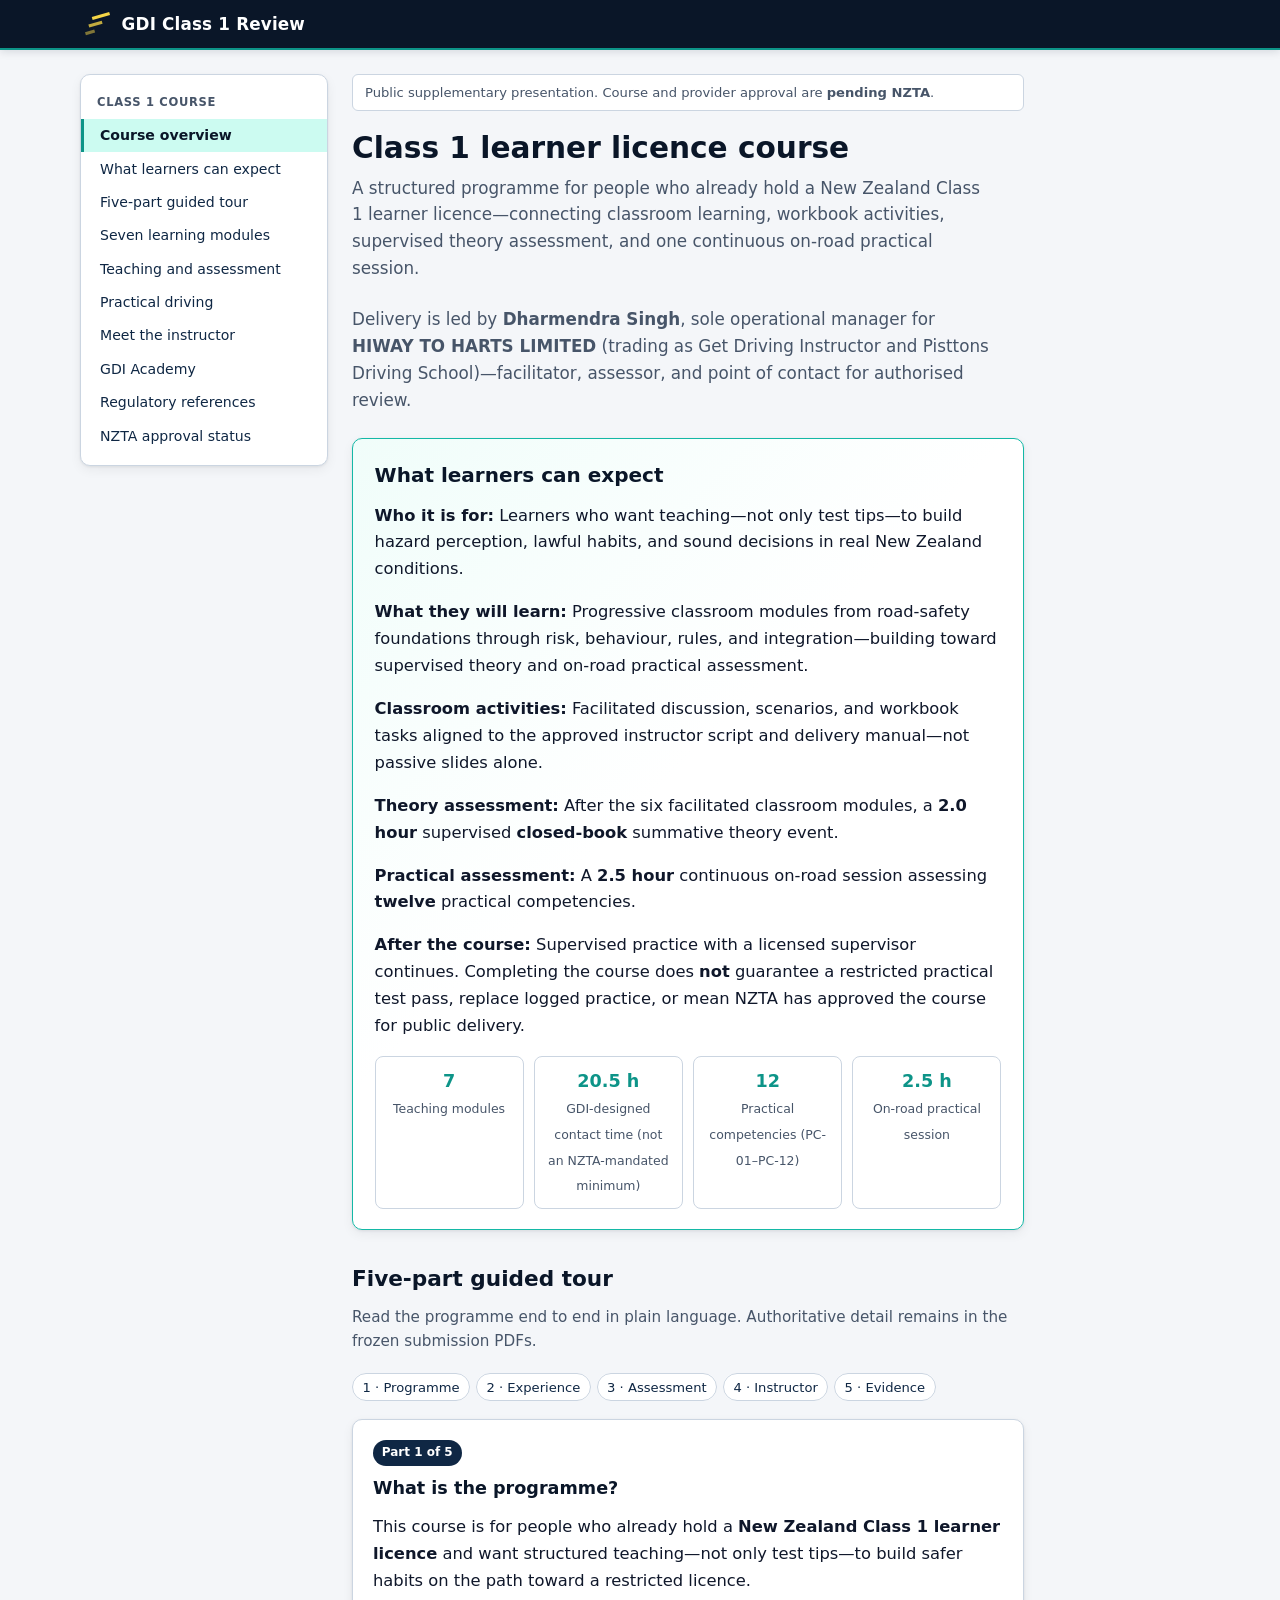
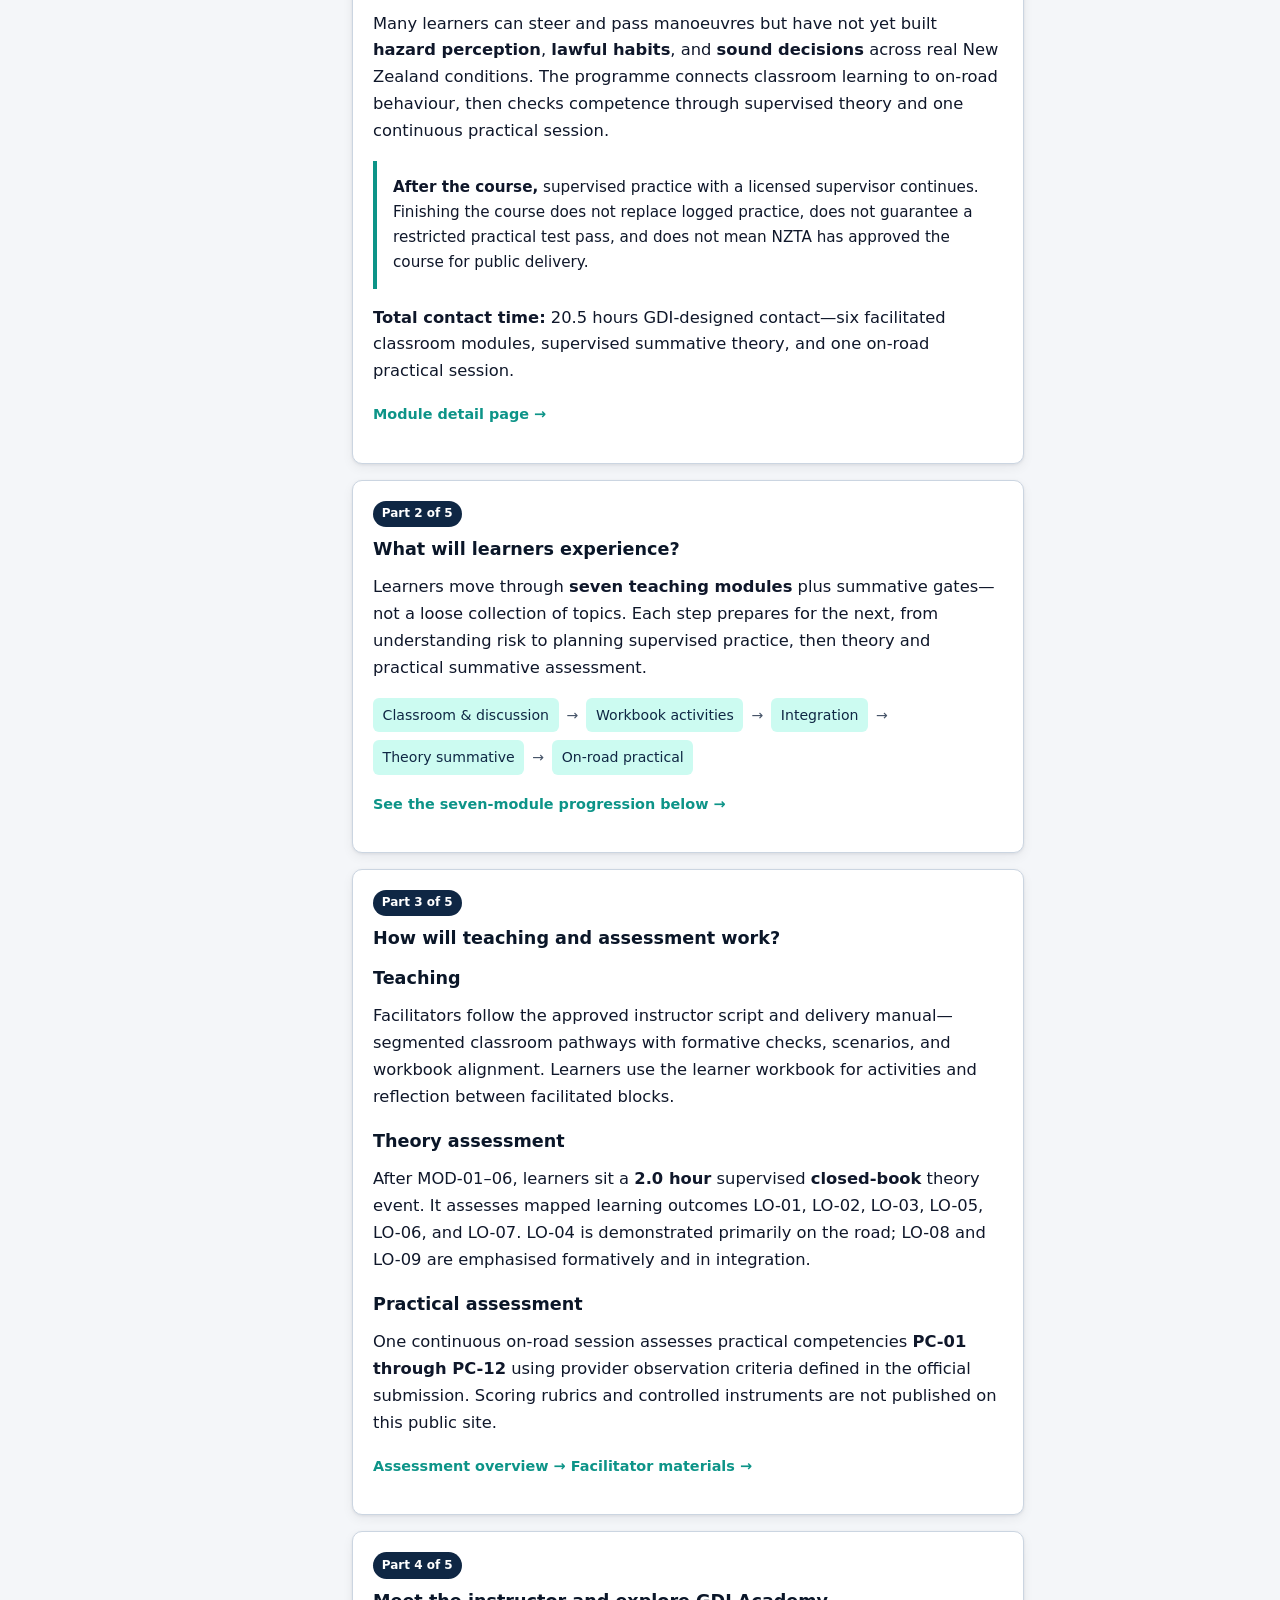
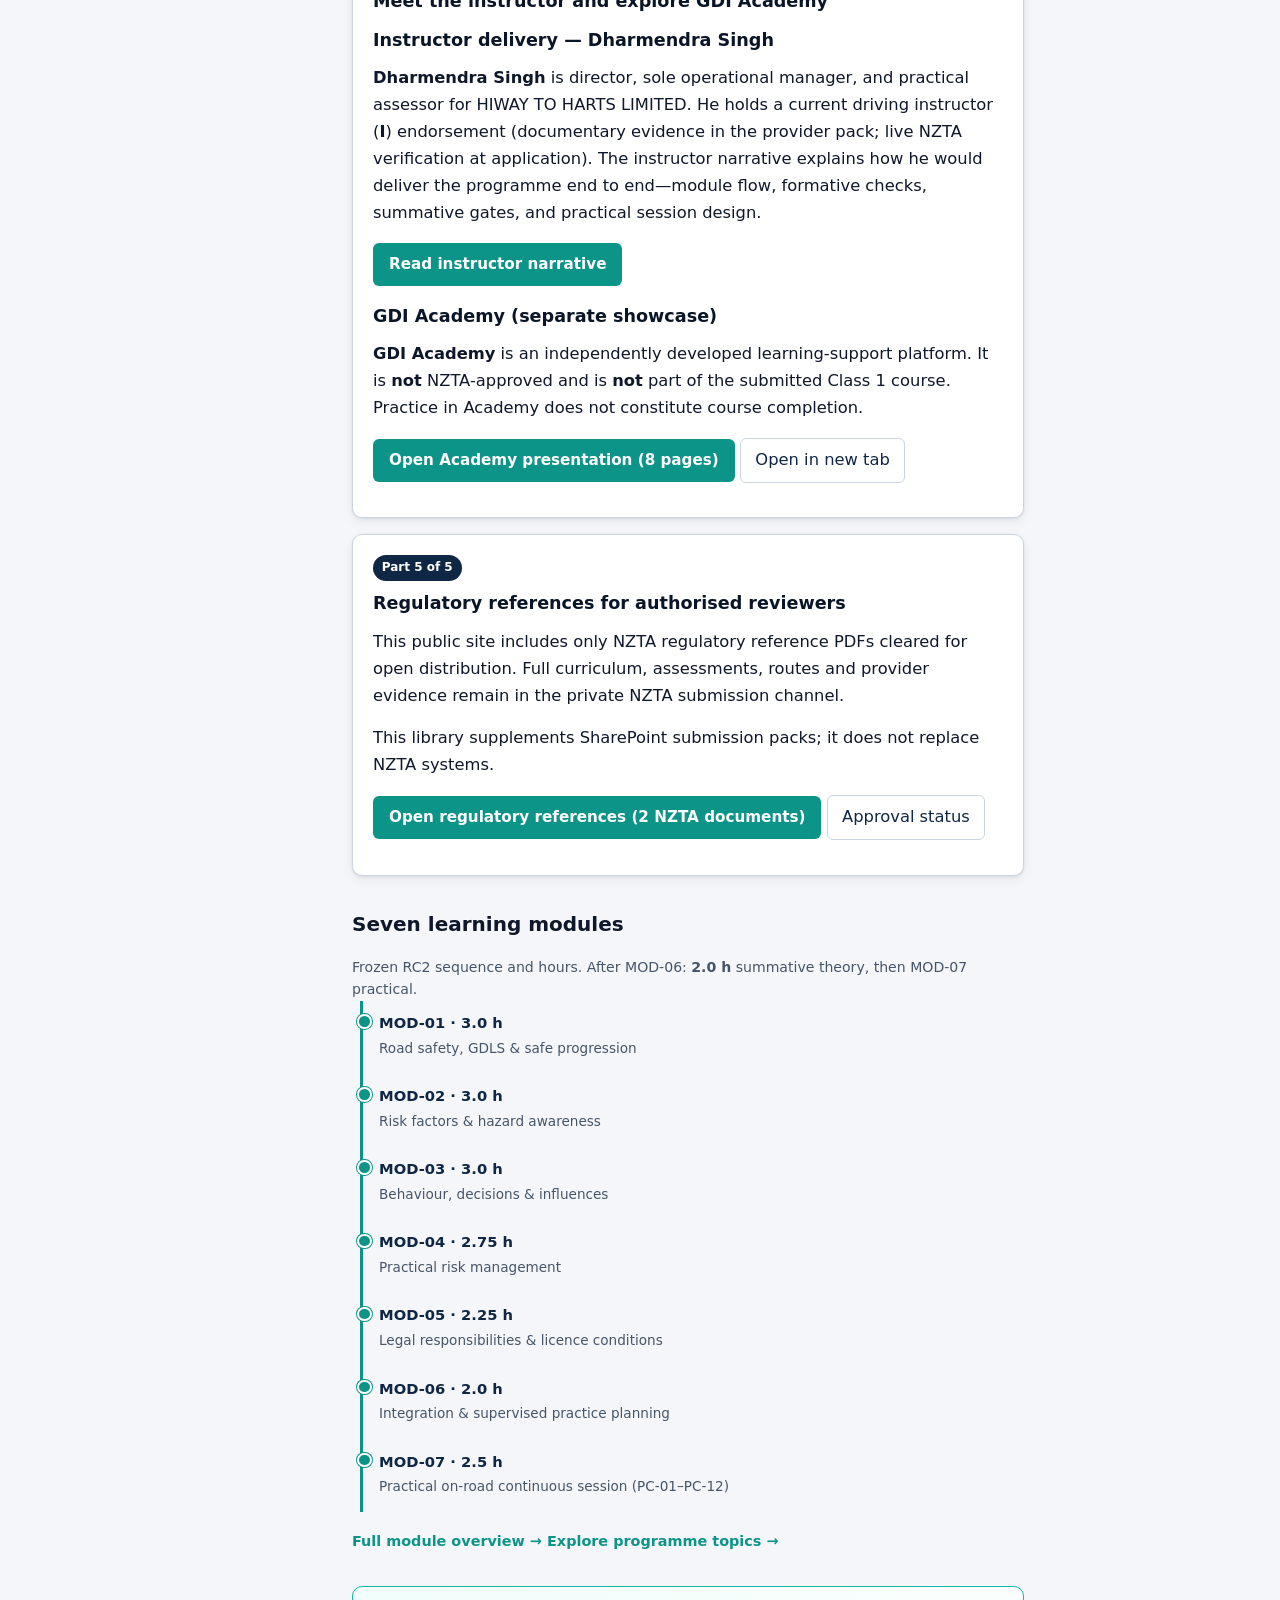
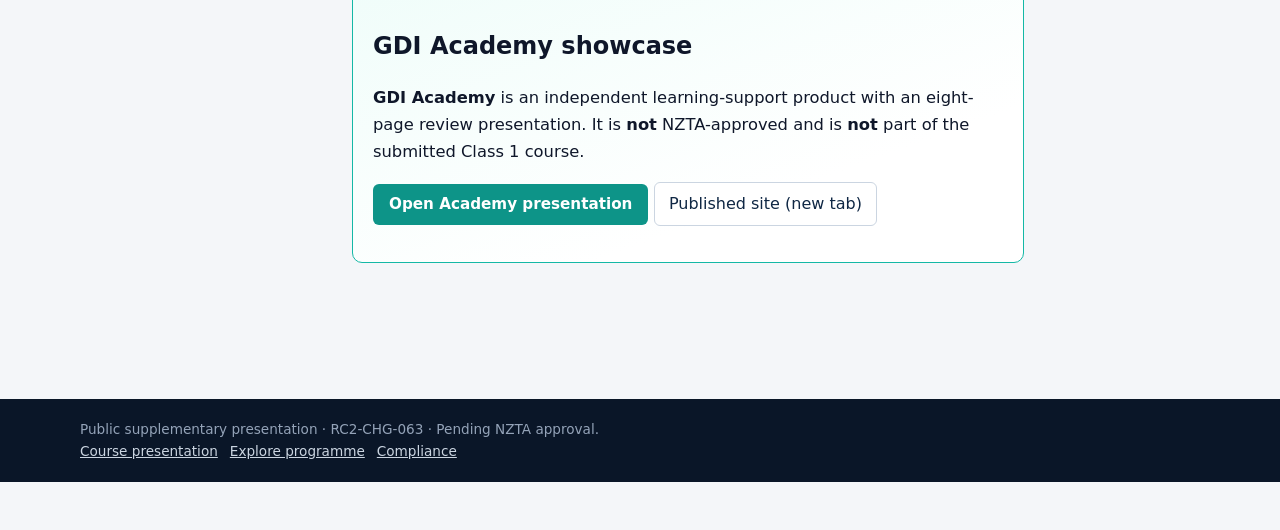
<file: index.html>
<!DOCTYPE html>
<html lang="en-NZ">
<head>
  <meta charset="utf-8">
  <meta name="viewport" content="width=device-width, initial-scale=1">
  <title>Start here — GDI Class 1 NZTA Review</title>
  <link rel="stylesheet" href="assets/css/main.css">
  <link rel="stylesheet" href="assets/css/portal.css">
  <link rel="stylesheet" href="assets/css/premium.css">
  <link rel="stylesheet" href="assets/css/ux031.css">
  <link rel="stylesheet" href="assets/css/ux032.css">
  <link rel="stylesheet" href="assets/css/ux033.css">
</head>
<body class="premium-portal page-home">
  <a class="skip-link" href="#main">Skip to content</a>
  <header class="site-header site-header--compact">
    <div class="wrap header-bar">
      <a class="brand-lockup" href="index.html">
        <img class="brand-logo" src="assets/brand/gdi-logo.svg" alt="" width="32" height="32">
        <span>GDI Class 1 Review</span>
      </a>
    </div>
  </header>
  <main id="main" class="wrap content-page">
    <div class="portal-shell">
      <button type="button" class="sidebar-toggle" aria-expanded="false" aria-controls="course-sidebar">Course menu</button>
      <aside id="course-sidebar" class="course-sidebar" aria-label="Course navigation">
  <p class="course-sidebar__label">Class 1 course</p>
  <ul><li><a href="index.html#course-overview" class="sidebar-link is-active" data-nav="overview">Course overview</a></li><li><a href="index.html#course-expectations" class="sidebar-link" data-nav="expectations">What learners can expect</a></li><li><a href="index.html#guided-tour" class="sidebar-link" data-nav="guided-tour">Five-part guided tour</a></li><li><a href="index.html#module-progression" class="sidebar-link" data-nav="modules">Seven learning modules</a></li><li><a href="index.html#part-3" class="sidebar-link" data-nav="teaching">Teaching and assessment</a></li><li><a href="routes-evidence.html" class="sidebar-link">Practical driving</a></li><li><a href="instructor-review.html" class="sidebar-link">Meet the instructor</a></li><li><a href="academy-presentation.html" class="sidebar-link">GDI Academy</a></li><li><a href="document-library.html" class="sidebar-link">Regulatory references</a></li><li><a href="nzta-status.html" class="sidebar-link">NZTA approval status</a></li></ul>
</aside>
      <div class="portal-content">
        
        
<p class="reg-notice" role="status">Public supplementary presentation. Course and provider approval are <strong>pending NZTA</strong>.</p>
<section id="course-overview" data-sidebar-section="overview" class="home-intro">
  <h1>Class 1 learner licence course</h1>
  <p class="home-lead">A structured programme for people who already hold a New Zealand Class 1 learner licence—connecting classroom learning, workbook activities, supervised theory assessment, and one continuous on-road practical session.</p>
  <p class="home-lead">Delivery is led by <strong>Dharmendra Singh</strong>, sole operational manager for <strong>HIWAY TO HARTS LIMITED</strong> (trading as Get Driving Instructor and Pisttons Driving School)—facilitator, assessor, and point of contact for authorised review.</p>
</section>
<section id="course-expectations" data-sidebar-section="expectations" class="expectations-highlight" aria-labelledby="expectations-heading">
  <h2 id="expectations-heading">What learners can expect</h2>
  <div class="prose">
    <p><strong>Who it is for:</strong> Learners who want teaching—not only test tips—to build hazard perception, lawful habits, and sound decisions in real New Zealand conditions.</p>
    <p><strong>What they will learn:</strong> Progressive classroom modules from road-safety foundations through risk, behaviour, rules, and integration—building toward supervised theory and on-road practical assessment.</p>
    <p><strong>Classroom activities:</strong> Facilitated discussion, scenarios, and workbook tasks aligned to the approved instructor script and delivery manual—not passive slides alone.</p>
    <p><strong>Theory assessment:</strong> After the six facilitated classroom modules, a <strong>2.0 hour</strong> supervised <strong>closed-book</strong> summative theory event.</p>
    <p><strong>Practical assessment:</strong> A <strong>2.5 hour</strong> continuous on-road session assessing <strong>twelve</strong> practical competencies.</p>
    <p><strong>After the course:</strong> Supervised practice with a licensed supervisor continues. Completing the course does <strong>not</strong> guarantee a restricted practical test pass, replace logged practice, or mean NZTA has approved the course for public delivery.</p>
  </div>
  <div class="expectations-stats" aria-label="Verified programme figures">
    <div><strong>7</strong><span>Teaching modules</span></div>
    <div><strong>20.5 h</strong><span>GDI-designed contact time (not an NZTA-mandated minimum)</span></div>
    <div><strong>12</strong><span>Practical competencies (PC-01–PC-12)</span></div>
    <div><strong>2.5 h</strong><span>On-road practical session</span></div>
  </div>
</section>
<section id="guided-tour" data-sidebar-section="guided-tour" class="guided-tour" aria-labelledby="guided-tour-heading">
  <h2 id="guided-tour-heading">Five-part guided tour</h2>
  <p class="guided-tour__lead">Read the programme end to end in plain language. Authoritative detail remains in the frozen submission PDFs.</p>
  <ul class="tour-step-nav" aria-label="Jump to tour part">
    <li><a href="#part-1">1 · Programme</a></li>
    <li><a href="#part-2">2 · Experience</a></li>
    <li><a href="#part-3">3 · Assessment</a></li>
    <li><a href="#part-4">4 · Instructor</a></li>
    <li><a href="#part-5">5 · Evidence</a></li>
  </ul>
<article class="tour-card prose" id="part-1">
  <span class="tour-card__badge">Part 1 of 5</span>
  <h3>What is the programme?</h3>
  <p>This course is for people who already hold a <strong>New Zealand Class 1 learner licence</strong> and want structured teaching—not only test tips—to build safer habits on the path toward a restricted licence.</p>
  <p>Many learners can steer and pass manoeuvres but have not yet built <strong>hazard perception</strong>, <strong>lawful habits</strong>, and <strong>sound decisions</strong> across real New Zealand conditions. The programme connects classroom learning to on-road behaviour, then checks competence through supervised theory and one continuous practical session.</p>
  <div class="callout">
    <strong>After the course,</strong> supervised practice with a licensed supervisor continues. Finishing the course does not replace logged practice, does not guarantee a restricted practical test pass, and does not mean NZTA has approved the course for public delivery.
  </div>
  <p><strong>Total contact time:</strong> 20.5 hours GDI-designed contact—six facilitated classroom modules, supervised summative theory, and one on-road practical session.</p>
  <p><a class="btn-text" href="course-overview.html">Module detail page →</a></p>
</article>
<article class="tour-card prose" id="part-2">
  <span class="tour-card__badge">Part 2 of 5</span>
  <h3>What will learners experience?</h3>
  <p>Learners move through <strong>seven teaching modules</strong> plus summative gates—not a loose collection of topics. Each step prepares for the next, from understanding risk to planning supervised practice, then theory and practical summative assessment.</p>
  <div class="diagram-flow" aria-hidden="true">
    <span>Classroom &amp; discussion</span><span class="arrow">→</span>
    <span>Workbook activities</span><span class="arrow">→</span>
    <span>Integration</span><span class="arrow">→</span>
    <span>Theory summative</span><span class="arrow">→</span>
    <span>On-road practical</span>
  </div>
  <p><a class="btn-text" href="#module-progression">See the seven-module progression below →</a></p>
</article>
<article class="tour-card prose" id="part-3" data-sidebar-section="teaching">
  <span class="tour-card__badge">Part 3 of 5</span>
  <h3>How will teaching and assessment work?</h3>
  <h3>Teaching</h3>
  <p>Facilitators follow the approved instructor script and delivery manual—segmented classroom pathways with formative checks, scenarios, and workbook alignment. Learners use the learner workbook for activities and reflection between facilitated blocks.</p>
  <h3>Theory assessment</h3>
  <p>After MOD-01–06, learners sit a <strong>2.0 hour</strong> supervised <strong>closed-book</strong> theory event. It assesses mapped learning outcomes LO-01, LO-02, LO-03, LO-05, LO-06, and LO-07. LO-04 is demonstrated primarily on the road; LO-08 and LO-09 are emphasised formatively and in integration.</p>
  <h3>Practical assessment</h3>
  <p>One continuous on-road session assesses practical competencies <strong>PC-01 through PC-12</strong> using provider observation criteria defined in the official submission. Scoring rubrics and controlled instruments are not published on this public site.</p>
  <p><a class="btn-text" href="assessment-overview.html">Assessment overview →</a>
  <a class="btn-text" href="curriculum.html">Facilitator materials →</a></p>
</article>
<article class="tour-card prose" id="part-4">
  <span class="tour-card__badge">Part 4 of 5</span>
  <h3>Meet the instructor and explore GDI Academy</h3>
  <h3>Instructor delivery — Dharmendra Singh</h3>
  <p><strong>Dharmendra Singh</strong> is director, sole operational manager, and practical assessor for HIWAY TO HARTS LIMITED. He holds a current driving instructor (<strong>I</strong>) endorsement (documentary evidence in the provider pack; live NZTA verification at application). The instructor narrative explains how he would deliver the programme end to end—module flow, formative checks, summative gates, and practical session design.</p>
  <p><a class="btn-primary" href="instructor-review.html">Read instructor narrative</a>
  </p>
  <h3>GDI Academy (separate showcase)</h3>
  <p><strong>GDI Academy</strong> is an independently developed learning-support platform. It is <strong>not</strong> NZTA-approved and is <strong>not</strong> part of the submitted Class 1 course. Practice in Academy does not constitute course completion.</p>
  <p><a class="btn-primary" href="academy-presentation.html">Open Academy presentation (8 pages)</a>
  <a class="btn-secondary" href="https://dammy78.github.io/gdi-academy-review-presentation/" target="_blank" rel="noopener noreferrer">Open in new tab</a></p>
</article>
<article class="tour-card prose" id="part-5">
  <span class="tour-card__badge">Part 5 of 5</span>
  <h3>Regulatory references for authorised reviewers</h3>
  <p>This public site includes only NZTA regulatory reference PDFs cleared for open distribution. Full curriculum, assessments, routes and provider evidence remain in the private NZTA submission channel.</p>
  <p>This library supplements SharePoint submission packs; it does not replace NZTA systems.</p>
  <p><a class="btn-primary" href="document-library.html">Open regulatory references (2 NZTA documents)</a>
  <a class="btn-secondary" href="nzta-status.html">Approval status</a></p>
</article>
</section>
<section id="module-progression" data-sidebar-section="modules" class="module-progression-visual" aria-labelledby="progression-heading">
  <h2 id="progression-heading">Seven learning modules</h2>
  <p class="module-track__note">Frozen RC2 sequence and hours. After MOD-06: <strong>2.0 h</strong> summative theory, then MOD-07 practical.</p>
  <div class="progression-rail">
    <div class="progression-rail__step"><strong>MOD-01 · 3.0 h</strong><span>Road safety, GDLS &amp; safe progression</span></div>
    <div class="progression-rail__step"><strong>MOD-02 · 3.0 h</strong><span>Risk factors &amp; hazard awareness</span></div>
    <div class="progression-rail__step"><strong>MOD-03 · 3.0 h</strong><span>Behaviour, decisions &amp; influences</span></div>
    <div class="progression-rail__step"><strong>MOD-04 · 2.75 h</strong><span>Practical risk management</span></div>
    <div class="progression-rail__step"><strong>MOD-05 · 2.25 h</strong><span>Legal responsibilities &amp; licence conditions</span></div>
    <div class="progression-rail__step"><strong>MOD-06 · 2.0 h</strong><span>Integration &amp; supervised practice planning</span></div>
    <div class="progression-rail__step"><strong>MOD-07 · 2.5 h</strong><span>Practical on-road continuous session (PC-01–PC-12)</span></div>
  </div>
  <p><a class="btn-text" href="course-overview.html#modules">Full module overview →</a>
  <a class="btn-text" href="explore.html">Explore programme topics →</a></p>
</section>
<section id="academy-showcase" class="academy-showcase-panel" aria-labelledby="academy-showcase-heading">
  <h2 id="academy-showcase-heading">GDI Academy showcase</h2>
  <p class="prose"><strong>GDI Academy</strong> is an independent learning-support product with an eight-page review presentation. It is <strong>not</strong> NZTA-approved and is <strong>not</strong> part of the submitted Class 1 course.</p>
  <p><a class="btn-primary" href="academy-presentation.html">Open Academy presentation</a>
  <a class="btn-secondary" href="https://dammy78.github.io/gdi-academy-review-presentation/" target="_blank" rel="noopener noreferrer">Published site (new tab)</a></p>
</section>

      </div>
    </div>
  </main>
  <footer class="site-footer">
    <div class="wrap">
      <p>Public supplementary presentation · RC2-CHG-063 · Pending NZTA approval.</p>
      <p class="utility-footer-nav"><a href="index.html">Course presentation</a><a href="explore.html">Explore programme</a><a href="compliance.html">Compliance</a></p>
    </div>
  </footer>
  <script src="assets/js/sidebar-nav.js" defer></script>
</body>
</html>
</file>
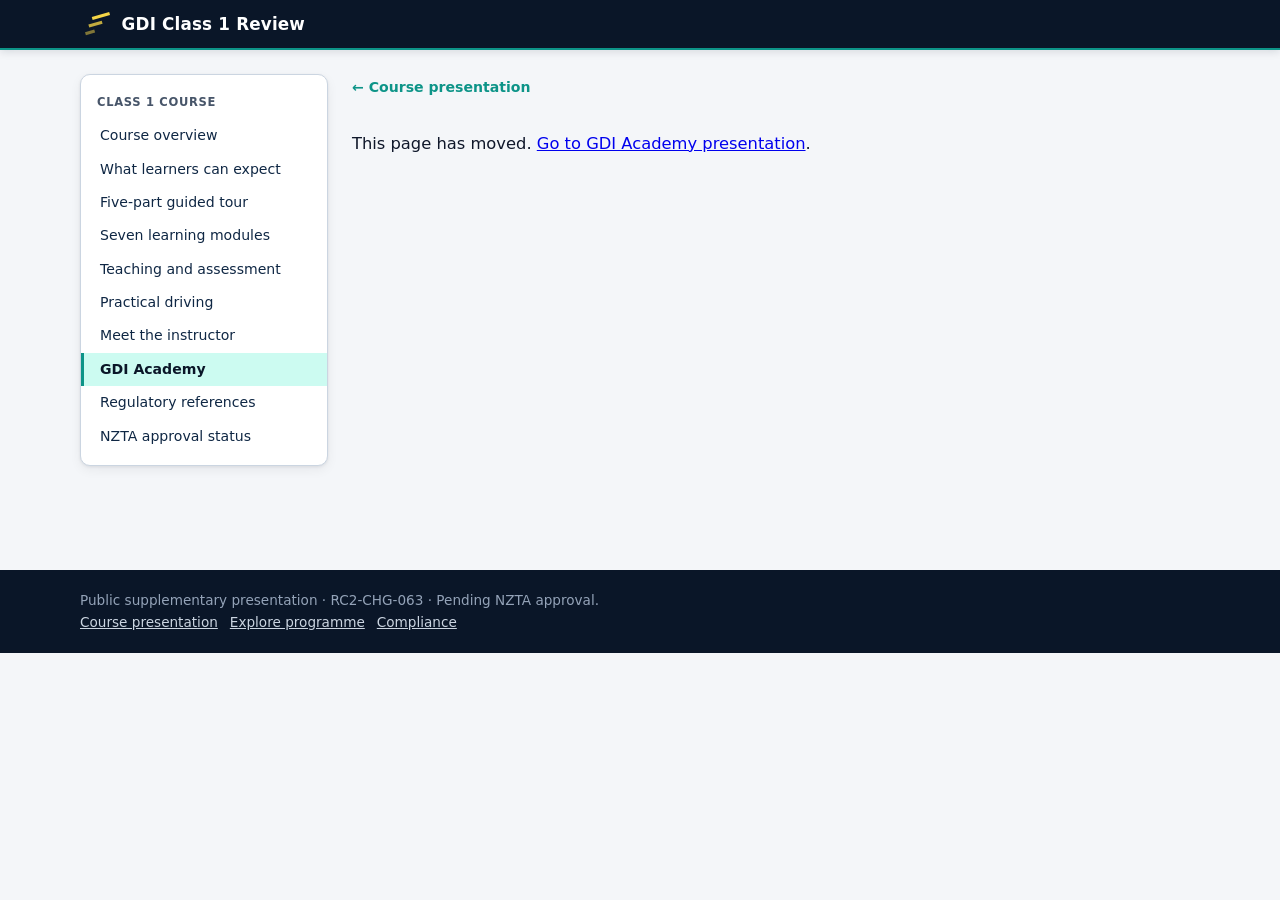
<file: academy-demo.html>
<!DOCTYPE html>
<html lang="en-NZ">
<head>
  <meta charset="utf-8">
  <meta name="viewport" content="width=device-width, initial-scale=1">
  <title>GDI Academy — GDI Class 1 NZTA Review</title>
  <link rel="stylesheet" href="assets/css/main.css">
  <link rel="stylesheet" href="assets/css/portal.css">
  <link rel="stylesheet" href="assets/css/premium.css">
  <link rel="stylesheet" href="assets/css/ux031.css">
  <link rel="stylesheet" href="assets/css/ux032.css">
  <link rel="stylesheet" href="assets/css/ux033.css">
</head>
<body class="premium-portal">
  <a class="skip-link" href="#main">Skip to content</a>
  <header class="site-header site-header--compact">
    <div class="wrap header-bar">
      <a class="brand-lockup" href="index.html">
        <img class="brand-logo" src="assets/brand/gdi-logo.svg" alt="" width="32" height="32">
        <span>GDI Class 1 Review</span>
      </a>
    </div>
  </header>
  <main id="main" class="wrap content-page">
    <div class="portal-shell">
      <button type="button" class="sidebar-toggle" aria-expanded="false" aria-controls="course-sidebar">Course menu</button>
      <aside id="course-sidebar" class="course-sidebar" aria-label="Course navigation">
  <p class="course-sidebar__label">Class 1 course</p>
  <ul><li><a href="index.html#course-overview" class="sidebar-link" data-nav="overview">Course overview</a></li><li><a href="index.html#course-expectations" class="sidebar-link" data-nav="expectations">What learners can expect</a></li><li><a href="index.html#guided-tour" class="sidebar-link" data-nav="guided-tour">Five-part guided tour</a></li><li><a href="index.html#module-progression" class="sidebar-link" data-nav="modules">Seven learning modules</a></li><li><a href="index.html#part-3" class="sidebar-link" data-nav="teaching">Teaching and assessment</a></li><li><a href="routes-evidence.html" class="sidebar-link">Practical driving</a></li><li><a href="instructor-review.html" class="sidebar-link">Meet the instructor</a></li><li><a href="academy-presentation.html" class="sidebar-link is-active">GDI Academy</a></li><li><a href="document-library.html" class="sidebar-link">Regulatory references</a></li><li><a href="nzta-status.html" class="sidebar-link">NZTA approval status</a></li></ul>
</aside>
      <div class="portal-content portal-content--wide">
        <a class="back-to-presentation" href="index.html">← Course presentation</a>
<p class="prose">This page has moved. <a href="academy-presentation.html">Go to GDI Academy presentation</a>.</p>
      </div>
    </div>
  </main>
  <footer class="site-footer">
    <div class="wrap">
      <p>Public supplementary presentation · RC2-CHG-063 · Pending NZTA approval.</p>
      <p class="utility-footer-nav"><a href="index.html">Course presentation</a><a href="explore.html">Explore programme</a><a href="compliance.html">Compliance</a></p>
    </div>
  </footer>
  <script src="assets/js/sidebar-nav.js" defer></script>
</body>
</html>
</file>
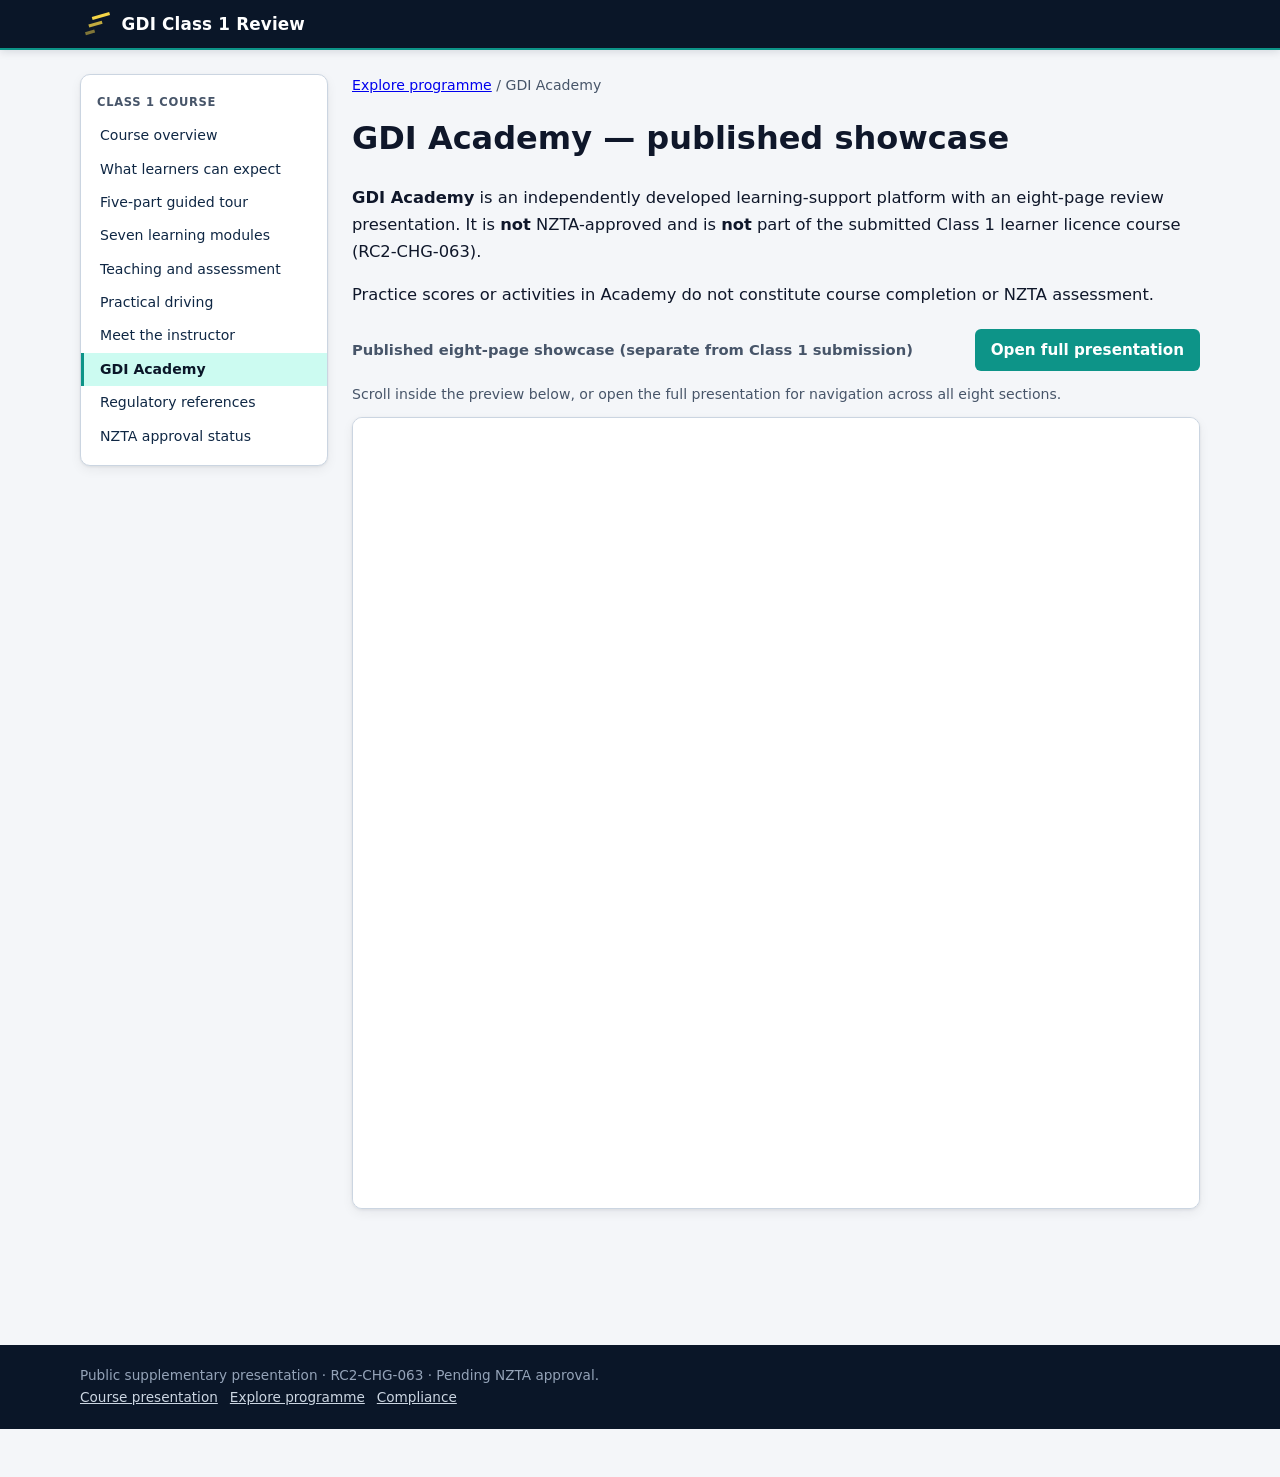
<file: academy-presentation.html>
<!DOCTYPE html>
<html lang="en-NZ">
<head>
  <meta charset="utf-8">
  <meta name="viewport" content="width=device-width, initial-scale=1">
  <title>GDI Academy — GDI Class 1 NZTA Review</title>
  <link rel="stylesheet" href="assets/css/main.css">
  <link rel="stylesheet" href="assets/css/portal.css">
  <link rel="stylesheet" href="assets/css/premium.css">
  <link rel="stylesheet" href="assets/css/ux031.css">
  <link rel="stylesheet" href="assets/css/ux032.css">
  <link rel="stylesheet" href="assets/css/ux033.css">
</head>
<body class="premium-portal">
  <a class="skip-link" href="#main">Skip to content</a>
  <header class="site-header site-header--compact">
    <div class="wrap header-bar">
      <a class="brand-lockup" href="index.html">
        <img class="brand-logo" src="assets/brand/gdi-logo.svg" alt="" width="32" height="32">
        <span>GDI Class 1 Review</span>
      </a>
    </div>
  </header>
  <main id="main" class="wrap content-page">
    <div class="portal-shell">
      <button type="button" class="sidebar-toggle" aria-expanded="false" aria-controls="course-sidebar">Course menu</button>
      <aside id="course-sidebar" class="course-sidebar" aria-label="Course navigation">
  <p class="course-sidebar__label">Class 1 course</p>
  <ul><li><a href="index.html#course-overview" class="sidebar-link" data-nav="overview">Course overview</a></li><li><a href="index.html#course-expectations" class="sidebar-link" data-nav="expectations">What learners can expect</a></li><li><a href="index.html#guided-tour" class="sidebar-link" data-nav="guided-tour">Five-part guided tour</a></li><li><a href="index.html#module-progression" class="sidebar-link" data-nav="modules">Seven learning modules</a></li><li><a href="index.html#part-3" class="sidebar-link" data-nav="teaching">Teaching and assessment</a></li><li><a href="routes-evidence.html" class="sidebar-link">Practical driving</a></li><li><a href="instructor-review.html" class="sidebar-link">Meet the instructor</a></li><li><a href="academy-presentation.html" class="sidebar-link is-active">GDI Academy</a></li><li><a href="document-library.html" class="sidebar-link">Regulatory references</a></li><li><a href="nzta-status.html" class="sidebar-link">NZTA approval status</a></li></ul>
</aside>
      <div class="portal-content portal-content--wide">
        <p class="breadcrumb"><a href="explore.html">Explore programme</a> / GDI Academy</p>
<h1>GDI Academy — published showcase</h1>
<div class="prose">
<p><strong>GDI Academy</strong> is an independently developed learning-support platform with an eight-page review presentation. It is <strong>not</strong> NZTA-approved and is <strong>not</strong> part of the submitted Class 1 learner licence course (RC2-CHG-063).</p>
<p>Practice scores or activities in Academy do not constitute course completion or NZTA assessment.</p>
</div>
<div class="academy-embed">
  <div class="academy-embed__toolbar">
    <p class="academy-embed__label">Published eight-page showcase (separate from Class 1 submission)</p>
    <a class="btn-primary" href="https://dammy78.github.io/gdi-academy-review-presentation/" target="_blank" rel="noopener noreferrer">Open full presentation</a>
  </div>
  <p class="academy-embed__hint">Scroll inside the preview below, or open the full presentation for navigation across all eight sections.</p>
  <div class="academy-embed__scroller" tabindex="0" aria-label="Embedded Academy presentation preview">
    <iframe class="academy-frame" title="GDI Academy review presentation preview"
      src="https://dammy78.github.io/gdi-academy-review-presentation/" loading="lazy"
      referrerpolicy="no-referrer-when-downgrade"></iframe>
  </div>
</div>

      </div>
    </div>
  </main>
  <footer class="site-footer">
    <div class="wrap">
      <p>Public supplementary presentation · RC2-CHG-063 · Pending NZTA approval.</p>
      <p class="utility-footer-nav"><a href="index.html">Course presentation</a><a href="explore.html">Explore programme</a><a href="compliance.html">Compliance</a></p>
    </div>
  </footer>
  <script src="assets/js/sidebar-nav.js" defer></script>
</body>
</html>
</file>
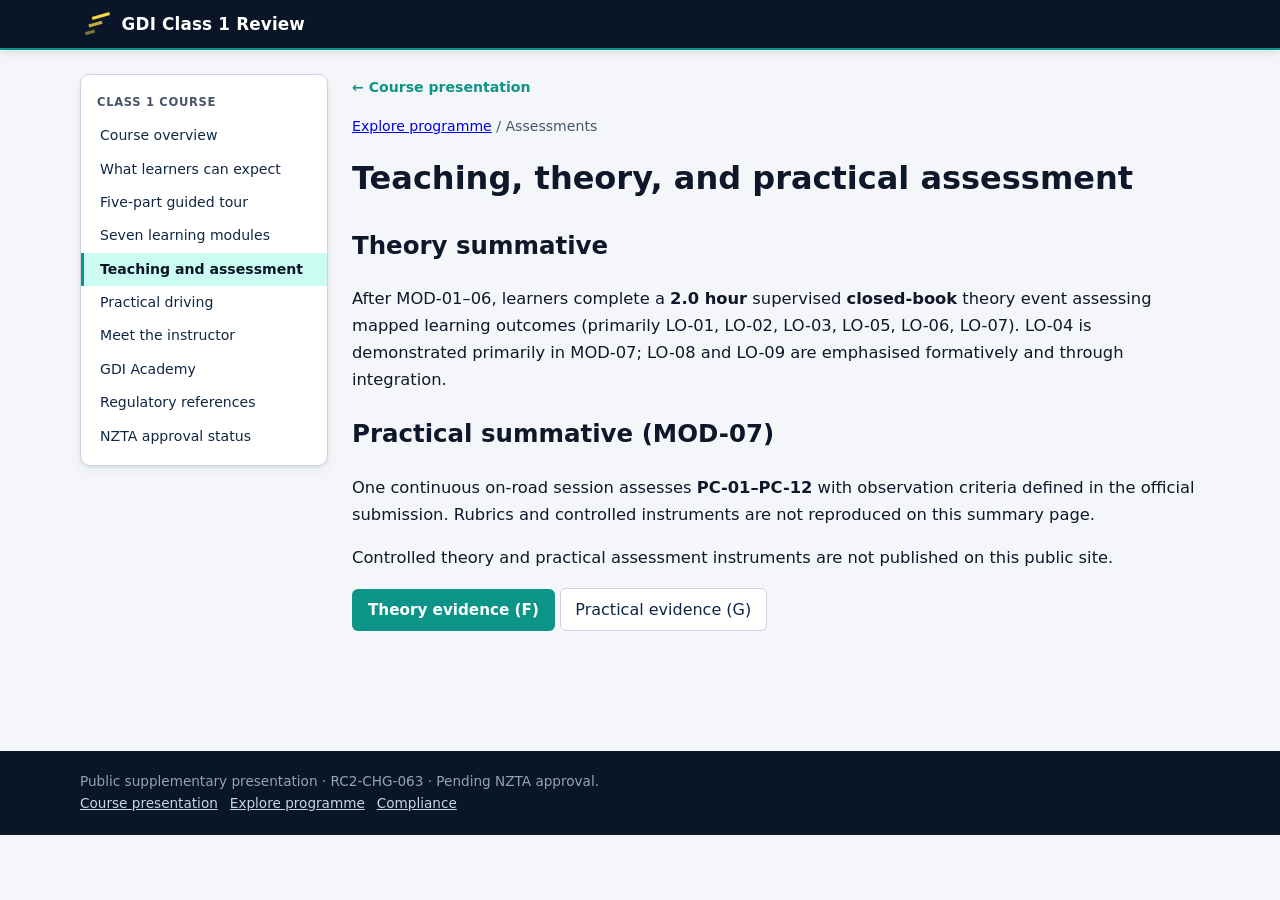
<file: assessment-overview.html>
<!DOCTYPE html>
<html lang="en-NZ">
<head>
  <meta charset="utf-8">
  <meta name="viewport" content="width=device-width, initial-scale=1">
  <title>Assessments — GDI Class 1 NZTA Review</title>
  <link rel="stylesheet" href="assets/css/main.css">
  <link rel="stylesheet" href="assets/css/portal.css">
  <link rel="stylesheet" href="assets/css/premium.css">
  <link rel="stylesheet" href="assets/css/ux031.css">
  <link rel="stylesheet" href="assets/css/ux032.css">
  <link rel="stylesheet" href="assets/css/ux033.css">
</head>
<body class="premium-portal">
  <a class="skip-link" href="#main">Skip to content</a>
  <header class="site-header site-header--compact">
    <div class="wrap header-bar">
      <a class="brand-lockup" href="index.html">
        <img class="brand-logo" src="assets/brand/gdi-logo.svg" alt="" width="32" height="32">
        <span>GDI Class 1 Review</span>
      </a>
    </div>
  </header>
  <main id="main" class="wrap content-page">
    <div class="portal-shell">
      <button type="button" class="sidebar-toggle" aria-expanded="false" aria-controls="course-sidebar">Course menu</button>
      <aside id="course-sidebar" class="course-sidebar" aria-label="Course navigation">
  <p class="course-sidebar__label">Class 1 course</p>
  <ul><li><a href="index.html#course-overview" class="sidebar-link" data-nav="overview">Course overview</a></li><li><a href="index.html#course-expectations" class="sidebar-link" data-nav="expectations">What learners can expect</a></li><li><a href="index.html#guided-tour" class="sidebar-link" data-nav="guided-tour">Five-part guided tour</a></li><li><a href="index.html#module-progression" class="sidebar-link" data-nav="modules">Seven learning modules</a></li><li><a href="index.html#part-3" class="sidebar-link is-active" data-nav="teaching">Teaching and assessment</a></li><li><a href="routes-evidence.html" class="sidebar-link">Practical driving</a></li><li><a href="instructor-review.html" class="sidebar-link">Meet the instructor</a></li><li><a href="academy-presentation.html" class="sidebar-link">GDI Academy</a></li><li><a href="document-library.html" class="sidebar-link">Regulatory references</a></li><li><a href="nzta-status.html" class="sidebar-link">NZTA approval status</a></li></ul>
</aside>
      <div class="portal-content portal-content--wide">
        <a class="back-to-presentation" href="index.html">← Course presentation</a>

<p class="breadcrumb"><a href="explore.html">Explore programme</a> / Assessments</p>
<h1>Teaching, theory, and practical assessment</h1>
<div class="prose">
<h2 id="theory">Theory summative</h2>
<p>After MOD-01–06, learners complete a <strong>2.0 hour</strong> supervised <strong>closed-book</strong> theory event assessing mapped learning outcomes (primarily LO-01, LO-02, LO-03, LO-05, LO-06, LO-07). LO-04 is demonstrated primarily in MOD-07; LO-08 and LO-09 are emphasised formatively and through integration.</p>
<h2 id="practical">Practical summative (MOD-07)</h2>
<p>One continuous on-road session assesses <strong>PC-01–PC-12</strong> with observation criteria defined in the official submission. Rubrics and controlled instruments are not reproduced on this summary page.</p>
<p>Controlled theory and practical assessment instruments are not published on this public site.</p>
</div>
<p><a class="btn-primary" href="document-library.html">Theory evidence (F)</a>
<a class="btn-secondary" href="document-library.html">Practical evidence (G)</a></p>

      </div>
    </div>
  </main>
  <footer class="site-footer">
    <div class="wrap">
      <p>Public supplementary presentation · RC2-CHG-063 · Pending NZTA approval.</p>
      <p class="utility-footer-nav"><a href="index.html">Course presentation</a><a href="explore.html">Explore programme</a><a href="compliance.html">Compliance</a></p>
    </div>
  </footer>
  <script src="assets/js/sidebar-nav.js" defer></script>
</body>
</html>
</file>
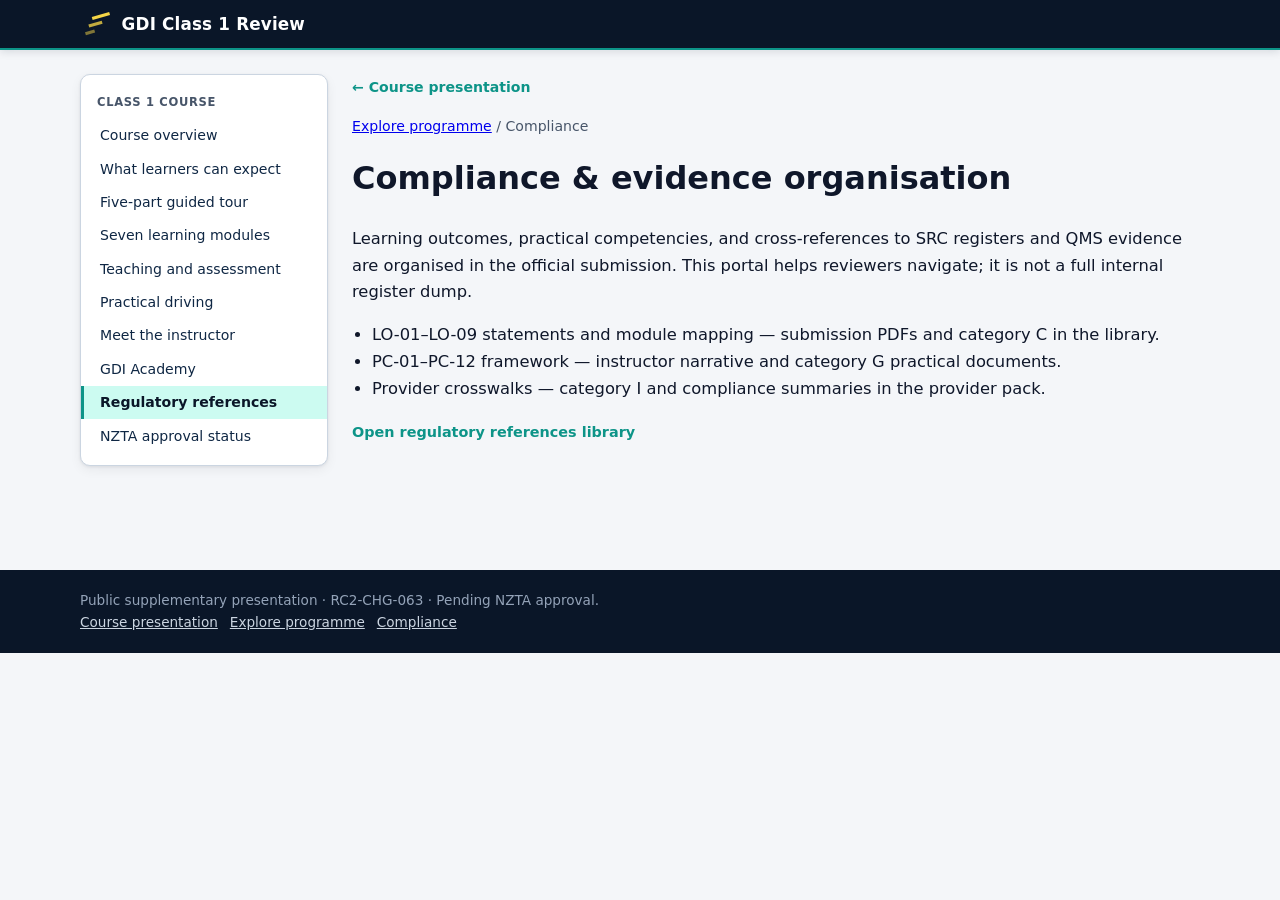
<file: compliance.html>
<!DOCTYPE html>
<html lang="en-NZ">
<head>
  <meta charset="utf-8">
  <meta name="viewport" content="width=device-width, initial-scale=1">
  <title>Compliance — GDI Class 1 NZTA Review</title>
  <link rel="stylesheet" href="assets/css/main.css">
  <link rel="stylesheet" href="assets/css/portal.css">
  <link rel="stylesheet" href="assets/css/premium.css">
  <link rel="stylesheet" href="assets/css/ux031.css">
  <link rel="stylesheet" href="assets/css/ux032.css">
  <link rel="stylesheet" href="assets/css/ux033.css">
</head>
<body class="premium-portal">
  <a class="skip-link" href="#main">Skip to content</a>
  <header class="site-header site-header--compact">
    <div class="wrap header-bar">
      <a class="brand-lockup" href="index.html">
        <img class="brand-logo" src="assets/brand/gdi-logo.svg" alt="" width="32" height="32">
        <span>GDI Class 1 Review</span>
      </a>
    </div>
  </header>
  <main id="main" class="wrap content-page">
    <div class="portal-shell">
      <button type="button" class="sidebar-toggle" aria-expanded="false" aria-controls="course-sidebar">Course menu</button>
      <aside id="course-sidebar" class="course-sidebar" aria-label="Course navigation">
  <p class="course-sidebar__label">Class 1 course</p>
  <ul><li><a href="index.html#course-overview" class="sidebar-link" data-nav="overview">Course overview</a></li><li><a href="index.html#course-expectations" class="sidebar-link" data-nav="expectations">What learners can expect</a></li><li><a href="index.html#guided-tour" class="sidebar-link" data-nav="guided-tour">Five-part guided tour</a></li><li><a href="index.html#module-progression" class="sidebar-link" data-nav="modules">Seven learning modules</a></li><li><a href="index.html#part-3" class="sidebar-link" data-nav="teaching">Teaching and assessment</a></li><li><a href="routes-evidence.html" class="sidebar-link">Practical driving</a></li><li><a href="instructor-review.html" class="sidebar-link">Meet the instructor</a></li><li><a href="academy-presentation.html" class="sidebar-link">GDI Academy</a></li><li><a href="document-library.html" class="sidebar-link is-active">Regulatory references</a></li><li><a href="nzta-status.html" class="sidebar-link">NZTA approval status</a></li></ul>
</aside>
      <div class="portal-content portal-content--wide">
        <a class="back-to-presentation" href="index.html">← Course presentation</a>

<p class="breadcrumb"><a href="explore.html">Explore programme</a> / Compliance</p>
<h1>Compliance &amp; evidence organisation</h1>
<div class="prose">
<p>Learning outcomes, practical competencies, and cross-references to SRC registers and QMS evidence are organised in the official submission. This portal helps reviewers navigate; it is not a full internal register dump.</p>
<ul>
<li>LO-01–LO-09 statements and module mapping — submission PDFs and category C in the library.</li>
<li>PC-01–PC-12 framework — instructor narrative and category G practical documents.</li>
<li>Provider crosswalks — category I and compliance summaries in the provider pack.</li>
</ul>
</div>
<p><a class="btn-text" href="document-library.html">Open regulatory references library</a></p>

      </div>
    </div>
  </main>
  <footer class="site-footer">
    <div class="wrap">
      <p>Public supplementary presentation · RC2-CHG-063 · Pending NZTA approval.</p>
      <p class="utility-footer-nav"><a href="index.html">Course presentation</a><a href="explore.html">Explore programme</a><a href="compliance.html">Compliance</a></p>
    </div>
  </footer>
  <script src="assets/js/sidebar-nav.js" defer></script>
</body>
</html>
</file>
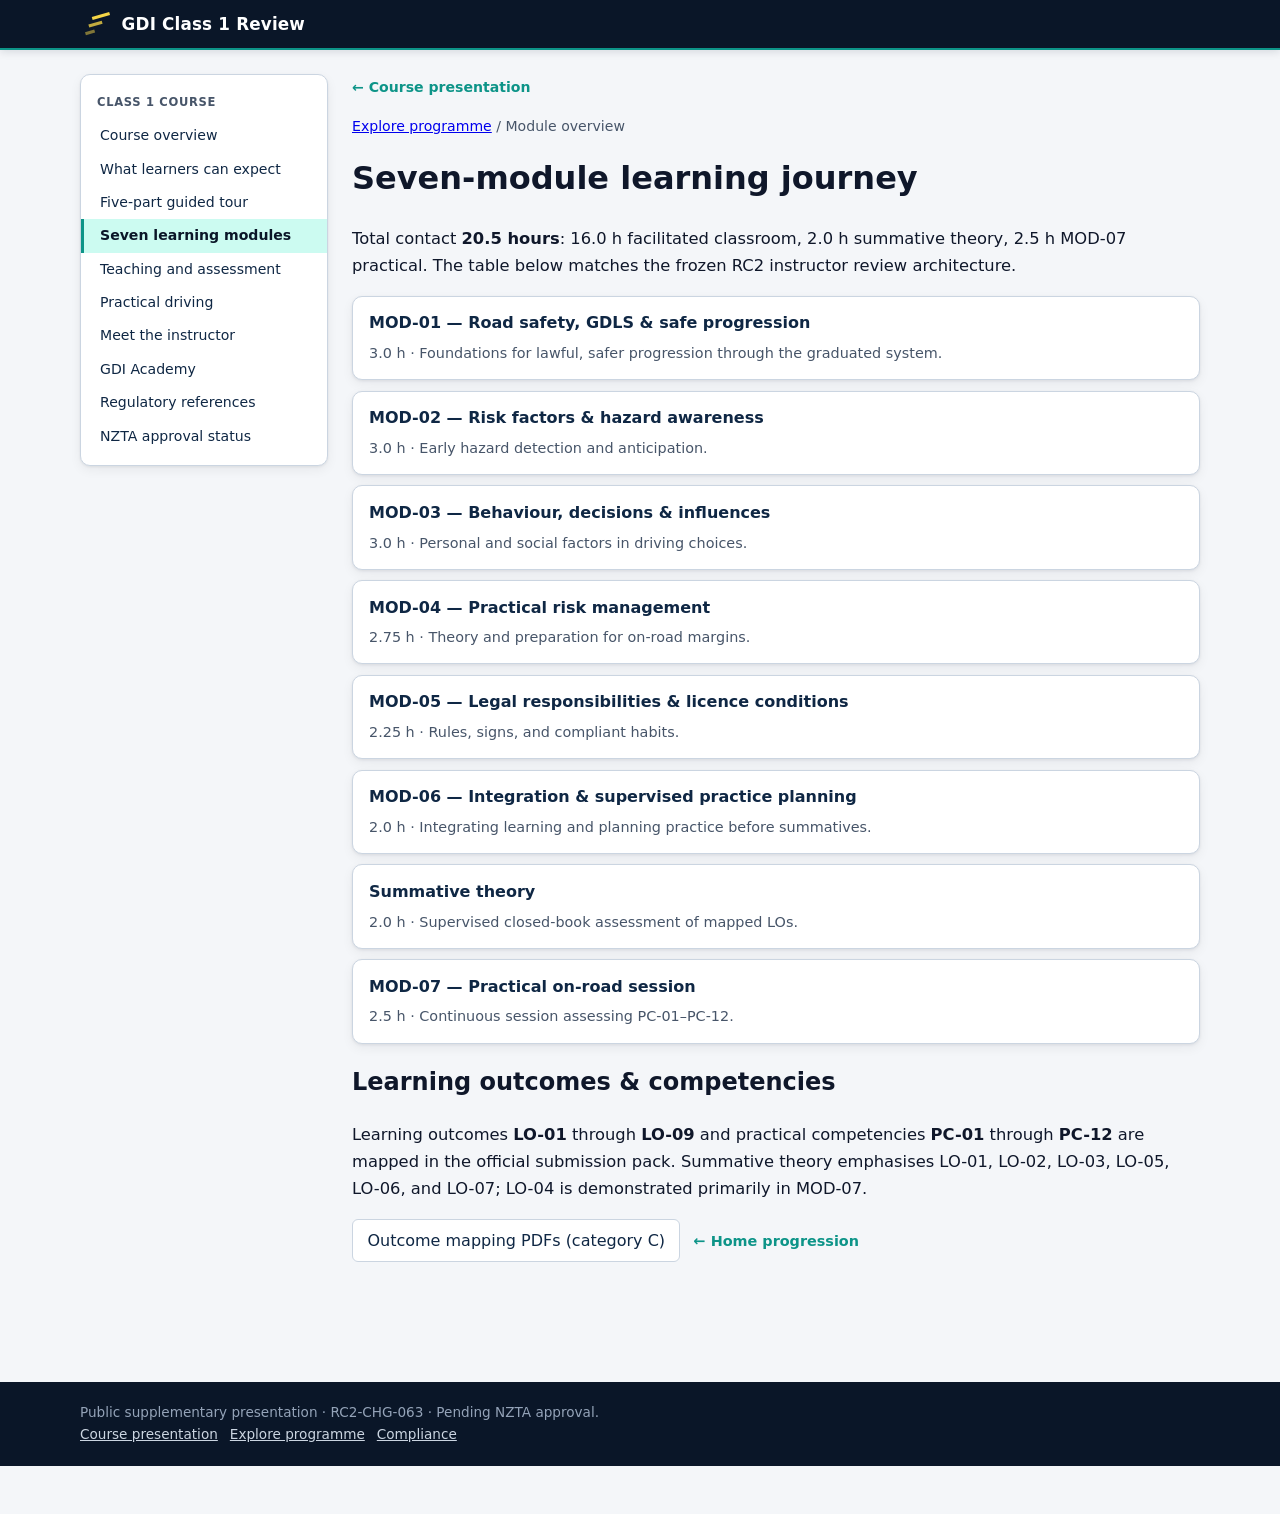
<file: course-overview.html>
<!DOCTYPE html>
<html lang="en-NZ">
<head>
  <meta charset="utf-8">
  <meta name="viewport" content="width=device-width, initial-scale=1">
  <title>Module overview — GDI Class 1 NZTA Review</title>
  <link rel="stylesheet" href="assets/css/main.css">
  <link rel="stylesheet" href="assets/css/portal.css">
  <link rel="stylesheet" href="assets/css/premium.css">
  <link rel="stylesheet" href="assets/css/ux031.css">
  <link rel="stylesheet" href="assets/css/ux032.css">
  <link rel="stylesheet" href="assets/css/ux033.css">
</head>
<body class="premium-portal">
  <a class="skip-link" href="#main">Skip to content</a>
  <header class="site-header site-header--compact">
    <div class="wrap header-bar">
      <a class="brand-lockup" href="index.html">
        <img class="brand-logo" src="assets/brand/gdi-logo.svg" alt="" width="32" height="32">
        <span>GDI Class 1 Review</span>
      </a>
    </div>
  </header>
  <main id="main" class="wrap content-page">
    <div class="portal-shell">
      <button type="button" class="sidebar-toggle" aria-expanded="false" aria-controls="course-sidebar">Course menu</button>
      <aside id="course-sidebar" class="course-sidebar" aria-label="Course navigation">
  <p class="course-sidebar__label">Class 1 course</p>
  <ul><li><a href="index.html#course-overview" class="sidebar-link" data-nav="overview">Course overview</a></li><li><a href="index.html#course-expectations" class="sidebar-link" data-nav="expectations">What learners can expect</a></li><li><a href="index.html#guided-tour" class="sidebar-link" data-nav="guided-tour">Five-part guided tour</a></li><li><a href="index.html#module-progression" class="sidebar-link is-active" data-nav="modules">Seven learning modules</a></li><li><a href="index.html#part-3" class="sidebar-link" data-nav="teaching">Teaching and assessment</a></li><li><a href="routes-evidence.html" class="sidebar-link">Practical driving</a></li><li><a href="instructor-review.html" class="sidebar-link">Meet the instructor</a></li><li><a href="academy-presentation.html" class="sidebar-link">GDI Academy</a></li><li><a href="document-library.html" class="sidebar-link">Regulatory references</a></li><li><a href="nzta-status.html" class="sidebar-link">NZTA approval status</a></li></ul>
</aside>
      <div class="portal-content portal-content--wide">
        <a class="back-to-presentation" href="index.html">← Course presentation</a>

<p class="breadcrumb"><a href="explore.html">Explore programme</a> / Module overview</p>
<h1>Seven-module learning journey</h1>
<p class="prose">Total contact <strong>20.5 hours</strong>: 16.0 h facilitated classroom, 2.0 h summative theory, 2.5 h MOD-07 practical. The table below matches the frozen RC2 instructor review architecture.</p>
<ol class="module-journey" id="modules">
  <li><strong>MOD-01 — Road safety, GDLS &amp; safe progression</strong><span>3.0 h · Foundations for lawful, safer progression through the graduated system.</span></li>
  <li><strong>MOD-02 — Risk factors &amp; hazard awareness</strong><span>3.0 h · Early hazard detection and anticipation.</span></li>
  <li><strong>MOD-03 — Behaviour, decisions &amp; influences</strong><span>3.0 h · Personal and social factors in driving choices.</span></li>
  <li><strong>MOD-04 — Practical risk management</strong><span>2.75 h · Theory and preparation for on-road margins.</span></li>
  <li><strong>MOD-05 — Legal responsibilities &amp; licence conditions</strong><span>2.25 h · Rules, signs, and compliant habits.</span></li>
  <li><strong>MOD-06 — Integration &amp; supervised practice planning</strong><span>2.0 h · Integrating learning and planning practice before summatives.</span></li>
  <li><strong>Summative theory</strong><span>2.0 h · Supervised closed-book assessment of mapped LOs.</span></li>
  <li><strong>MOD-07 — Practical on-road session</strong><span>2.5 h · Continuous session assessing PC-01–PC-12.</span></li>
</ol>
<h2>Learning outcomes &amp; competencies</h2>
<p class="prose">Learning outcomes <strong>LO-01</strong> through <strong>LO-09</strong> and practical competencies <strong>PC-01</strong> through <strong>PC-12</strong> are mapped in the official submission pack. Summative theory emphasises LO-01, LO-02, LO-03, LO-05, LO-06, and LO-07; LO-04 is demonstrated primarily in MOD-07.</p>
<p><a class="btn-secondary" href="document-library.html">Outcome mapping PDFs (category C)</a>
<a class="btn-text" href="index.html#module-progression">← Home progression</a></p>

      </div>
    </div>
  </main>
  <footer class="site-footer">
    <div class="wrap">
      <p>Public supplementary presentation · RC2-CHG-063 · Pending NZTA approval.</p>
      <p class="utility-footer-nav"><a href="index.html">Course presentation</a><a href="explore.html">Explore programme</a><a href="compliance.html">Compliance</a></p>
    </div>
  </footer>
  <script src="assets/js/sidebar-nav.js" defer></script>
</body>
</html>
</file>
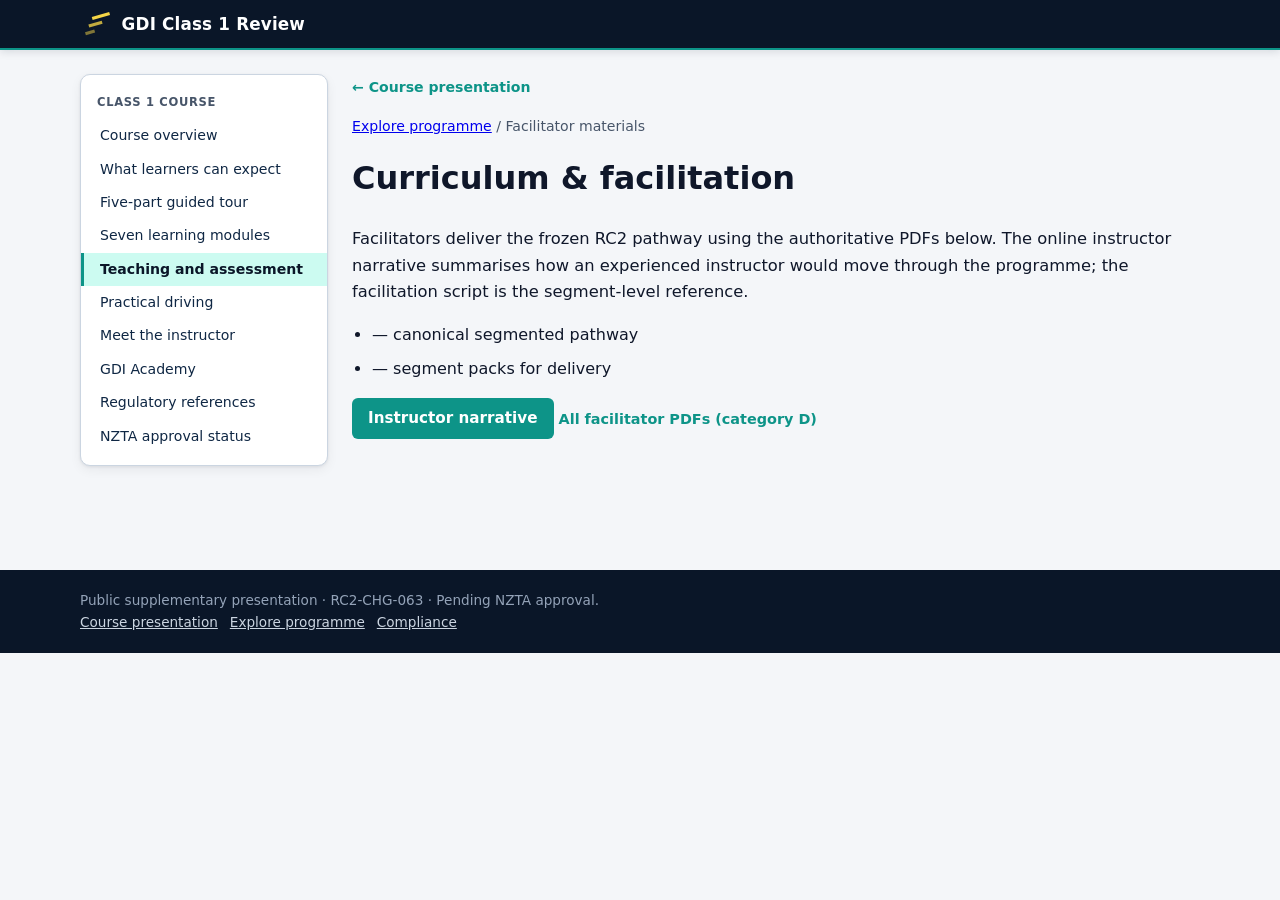
<file: curriculum.html>
<!DOCTYPE html>
<html lang="en-NZ">
<head>
  <meta charset="utf-8">
  <meta name="viewport" content="width=device-width, initial-scale=1">
  <title>Curriculum & facilitation — GDI Class 1 NZTA Review</title>
  <link rel="stylesheet" href="assets/css/main.css">
  <link rel="stylesheet" href="assets/css/portal.css">
  <link rel="stylesheet" href="assets/css/premium.css">
  <link rel="stylesheet" href="assets/css/ux031.css">
  <link rel="stylesheet" href="assets/css/ux032.css">
  <link rel="stylesheet" href="assets/css/ux033.css">
</head>
<body class="premium-portal">
  <a class="skip-link" href="#main">Skip to content</a>
  <header class="site-header site-header--compact">
    <div class="wrap header-bar">
      <a class="brand-lockup" href="index.html">
        <img class="brand-logo" src="assets/brand/gdi-logo.svg" alt="" width="32" height="32">
        <span>GDI Class 1 Review</span>
      </a>
    </div>
  </header>
  <main id="main" class="wrap content-page">
    <div class="portal-shell">
      <button type="button" class="sidebar-toggle" aria-expanded="false" aria-controls="course-sidebar">Course menu</button>
      <aside id="course-sidebar" class="course-sidebar" aria-label="Course navigation">
  <p class="course-sidebar__label">Class 1 course</p>
  <ul><li><a href="index.html#course-overview" class="sidebar-link" data-nav="overview">Course overview</a></li><li><a href="index.html#course-expectations" class="sidebar-link" data-nav="expectations">What learners can expect</a></li><li><a href="index.html#guided-tour" class="sidebar-link" data-nav="guided-tour">Five-part guided tour</a></li><li><a href="index.html#module-progression" class="sidebar-link" data-nav="modules">Seven learning modules</a></li><li><a href="index.html#part-3" class="sidebar-link is-active" data-nav="teaching">Teaching and assessment</a></li><li><a href="routes-evidence.html" class="sidebar-link">Practical driving</a></li><li><a href="instructor-review.html" class="sidebar-link">Meet the instructor</a></li><li><a href="academy-presentation.html" class="sidebar-link">GDI Academy</a></li><li><a href="document-library.html" class="sidebar-link">Regulatory references</a></li><li><a href="nzta-status.html" class="sidebar-link">NZTA approval status</a></li></ul>
</aside>
      <div class="portal-content portal-content--wide">
        <a class="back-to-presentation" href="index.html">← Course presentation</a>

<p class="breadcrumb"><a href="explore.html">Explore programme</a> / Facilitator materials</p>
<h1>Curriculum &amp; facilitation</h1>
<div class="prose">
<p>Facilitators deliver the frozen RC2 pathway using the authoritative PDFs below. The online instructor narrative summarises how an experienced instructor would move through the programme; the facilitation script is the segment-level reference.</p>
</div>
<ul class="pdf-list">
<li>— canonical segmented pathway</li>
<li>— segment packs for delivery</li>
</ul>
<p><a class="btn-primary" href="instructor-review.html">Instructor narrative</a>
<a class="btn-text" href="document-library.html">All facilitator PDFs (category D)</a></p>

      </div>
    </div>
  </main>
  <footer class="site-footer">
    <div class="wrap">
      <p>Public supplementary presentation · RC2-CHG-063 · Pending NZTA approval.</p>
      <p class="utility-footer-nav"><a href="index.html">Course presentation</a><a href="explore.html">Explore programme</a><a href="compliance.html">Compliance</a></p>
    </div>
  </footer>
  <script src="assets/js/sidebar-nav.js" defer></script>
</body>
</html>
</file>
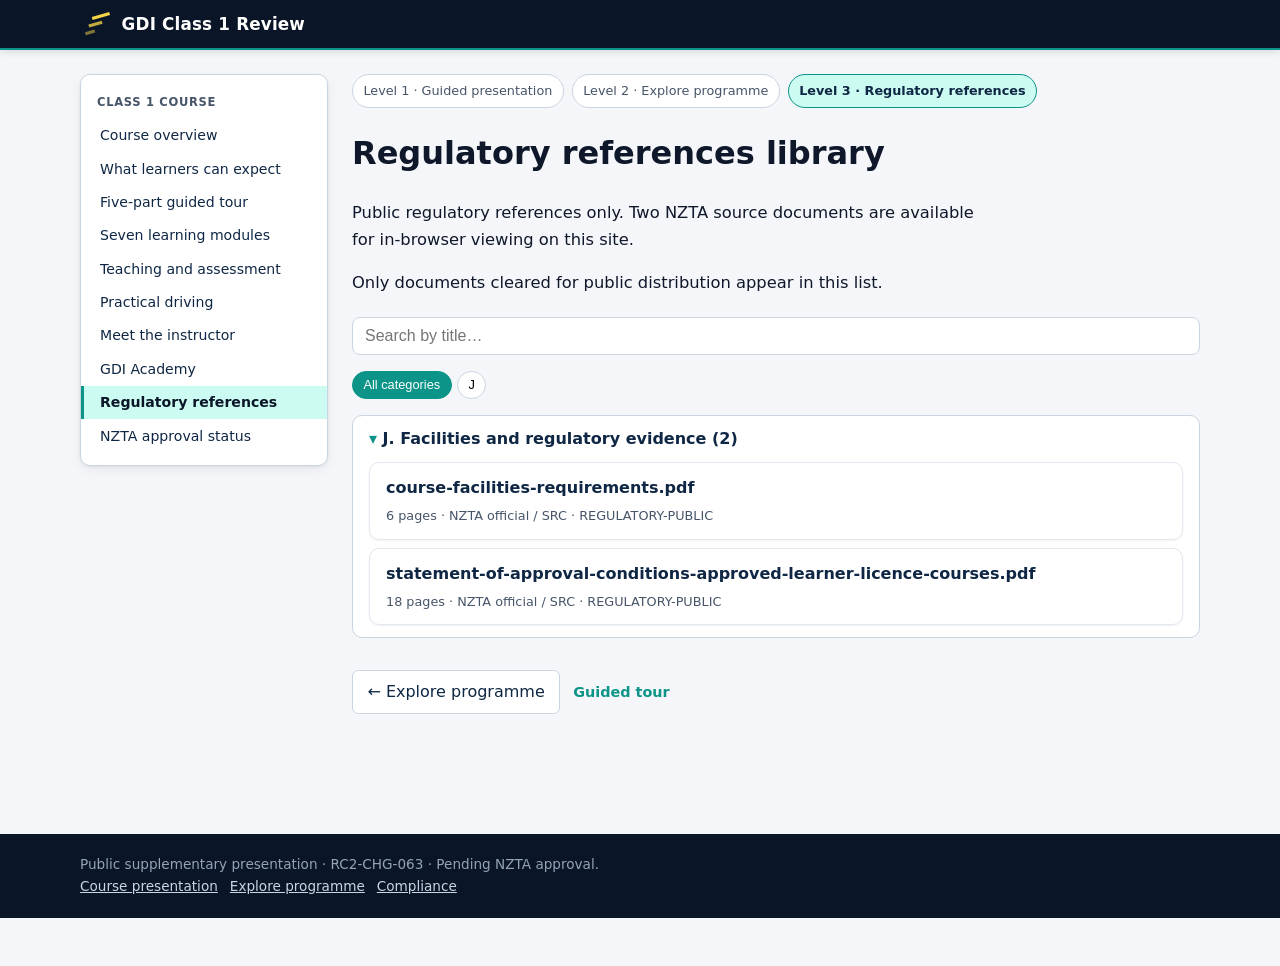
<file: document-library.html>
<!DOCTYPE html>
<html lang="en-NZ">
<head>
  <meta charset="utf-8">
  <meta name="viewport" content="width=device-width, initial-scale=1">
  <title>Regulatory references — GDI Class 1 NZTA Review</title>
  <link rel="stylesheet" href="assets/css/main.css">
  <link rel="stylesheet" href="assets/css/portal.css">
  <link rel="stylesheet" href="assets/css/viewer.css">
  <link rel="stylesheet" href="assets/css/premium.css">
  <link rel="stylesheet" href="assets/css/ux031.css">
  <link rel="stylesheet" href="assets/css/ux032.css">
  <link rel="stylesheet" href="assets/css/ux033.css">
</head>
<body class="premium-portal">
  <a class="skip-link" href="#main">Skip to content</a>
  <header class="site-header site-header--compact">
    <div class="wrap header-bar">
      <a class="brand-lockup" href="index.html">
        <img class="brand-logo" src="assets/brand/gdi-logo.svg" alt="" width="32" height="32">
        <span>GDI Class 1 Review</span>
      </a>
    </div>
  </header>
  <main id="main" class="wrap content-page">
    <div class="portal-shell">
      <button type="button" class="sidebar-toggle" aria-expanded="false" aria-controls="course-sidebar">Course menu</button>
      <aside id="course-sidebar" class="course-sidebar" aria-label="Course navigation">
  <p class="course-sidebar__label">Class 1 course</p>
  <ul><li><a href="index.html#course-overview" class="sidebar-link" data-nav="overview">Course overview</a></li><li><a href="index.html#course-expectations" class="sidebar-link" data-nav="expectations">What learners can expect</a></li><li><a href="index.html#guided-tour" class="sidebar-link" data-nav="guided-tour">Five-part guided tour</a></li><li><a href="index.html#module-progression" class="sidebar-link" data-nav="modules">Seven learning modules</a></li><li><a href="index.html#part-3" class="sidebar-link" data-nav="teaching">Teaching and assessment</a></li><li><a href="routes-evidence.html" class="sidebar-link">Practical driving</a></li><li><a href="instructor-review.html" class="sidebar-link">Meet the instructor</a></li><li><a href="academy-presentation.html" class="sidebar-link">GDI Academy</a></li><li><a href="document-library.html" class="sidebar-link is-active">Regulatory references</a></li><li><a href="nzta-status.html" class="sidebar-link">NZTA approval status</a></li></ul>
</aside>
      <div class="portal-content portal-content--wide">
        <nav class="level-strip" aria-label="Portal levels">
  <a class="level-pill" href="index.html">Level 1 · Guided presentation</a>
  <a class="level-pill" href="explore.html">Level 2 · Explore programme</a>
  <a class="level-pill is-active" href="document-library.html">Level 3 · Regulatory references</a>
</nav>
<h1>Regulatory references library</h1>
<div class="evidence-intro prose">
<p>Public regulatory references only. Two NZTA source documents are available for in-browser viewing on this site.</p>
<p>Only documents cleared for public distribution appear in this list.</p>
</div>
<div class="doc-toolbar">
<label class="visually-hidden" for="doc-search">Search documents</label>
<input type="search" id="doc-search" class="doc-search" placeholder="Search by title…" autocomplete="off">
</div>
<div id="cat-filters" class="cat-filters" aria-label="Filter by category"></div>
<div id="doc-list-root" class="doc-library" aria-live="polite"></div>
<p><a class="btn-secondary" href="explore.html">← Explore programme</a>
<a class="btn-text" href="index.html">Guided tour</a></p>

      </div>
    </div>
  </main>
  <footer class="site-footer">
    <div class="wrap">
      <p>Public supplementary presentation · RC2-CHG-063 · Pending NZTA approval.</p>
      <p class="utility-footer-nav"><a href="index.html">Course presentation</a><a href="explore.html">Explore programme</a><a href="compliance.html">Compliance</a></p>
    </div>
  </footer>
  <script src="assets/js/sidebar-nav.js" defer></script>
  <script src="data/manifest.js"></script>
  <script src="assets/js/library.js" defer></script>
</body>
</html>
</file>
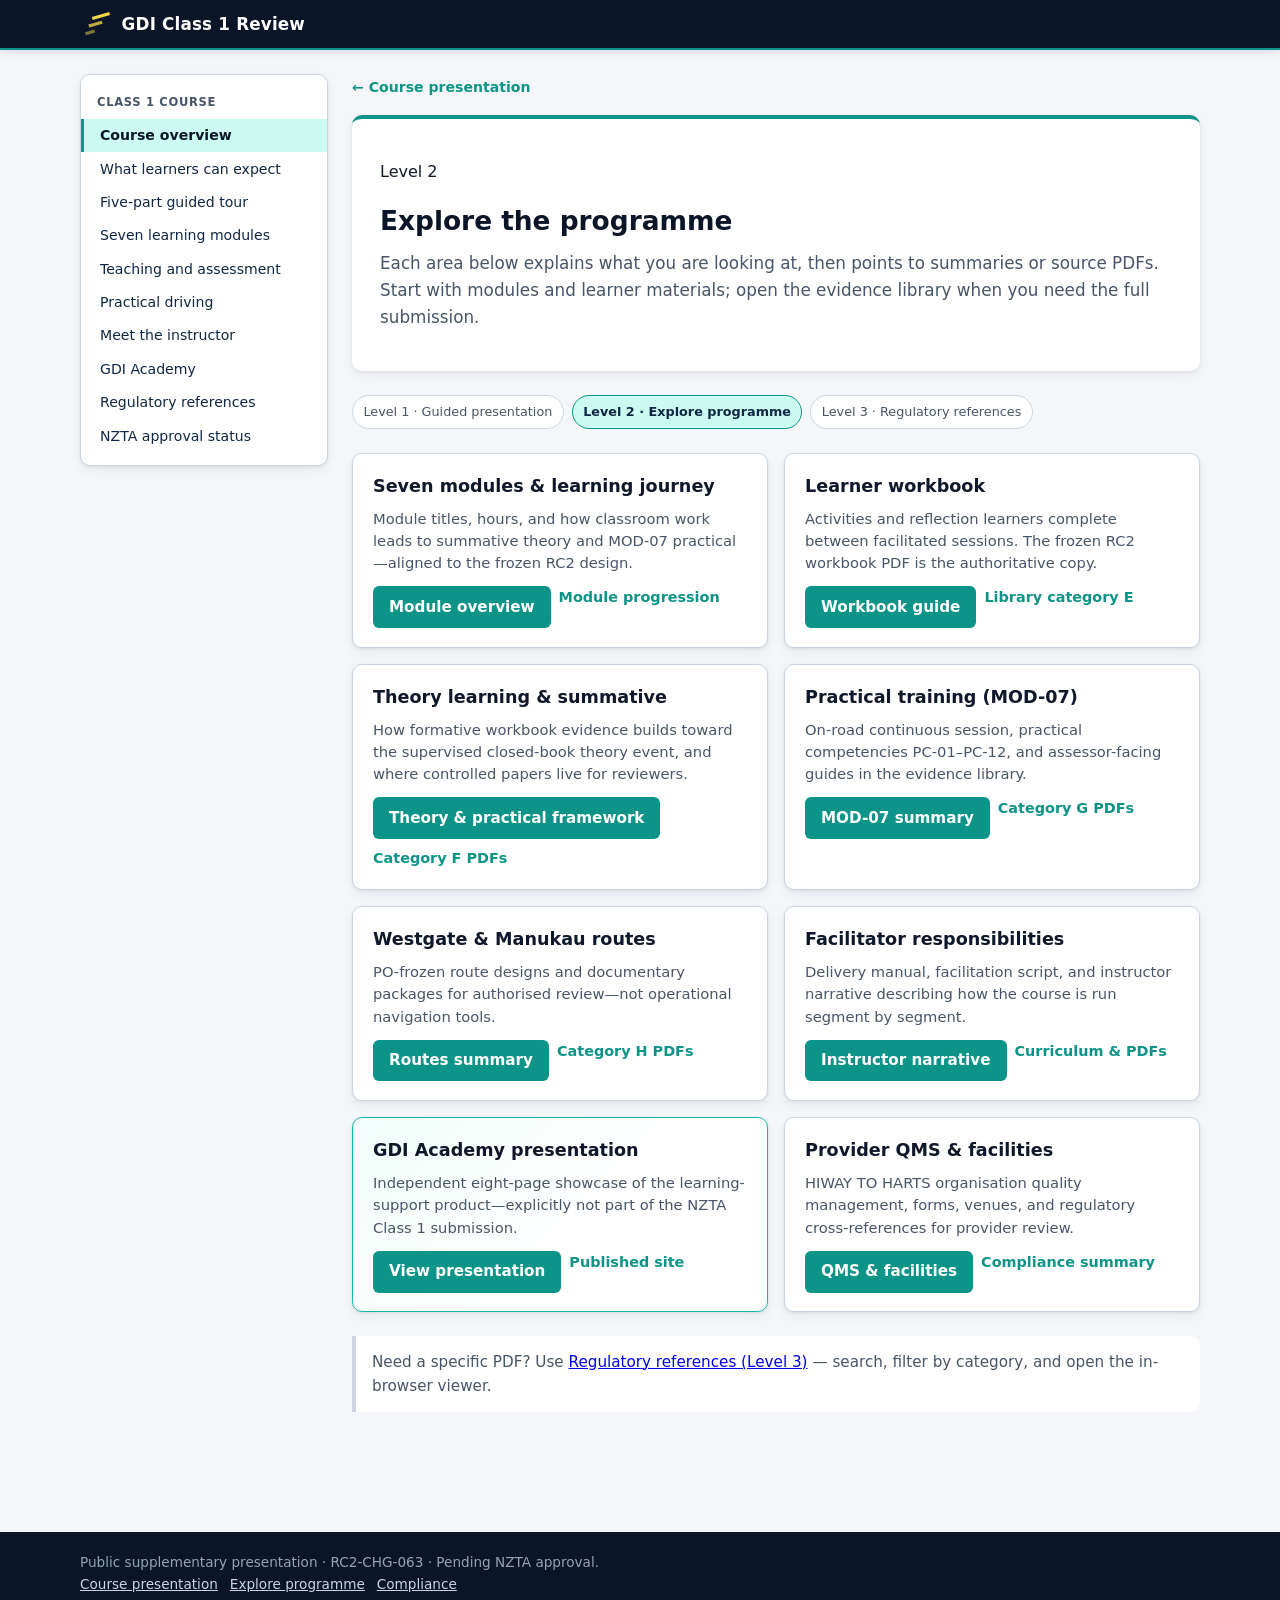
<file: explore.html>
<!DOCTYPE html>
<html lang="en-NZ">
<head>
  <meta charset="utf-8">
  <meta name="viewport" content="width=device-width, initial-scale=1">
  <title>Explore programme — GDI Class 1 NZTA Review</title>
  <link rel="stylesheet" href="assets/css/main.css">
  <link rel="stylesheet" href="assets/css/portal.css">
  <link rel="stylesheet" href="assets/css/premium.css">
  <link rel="stylesheet" href="assets/css/ux031.css">
  <link rel="stylesheet" href="assets/css/ux032.css">
  <link rel="stylesheet" href="assets/css/ux033.css">
</head>
<body class="premium-portal">
  <a class="skip-link" href="#main">Skip to content</a>
  <header class="site-header site-header--compact">
    <div class="wrap header-bar">
      <a class="brand-lockup" href="index.html">
        <img class="brand-logo" src="assets/brand/gdi-logo.svg" alt="" width="32" height="32">
        <span>GDI Class 1 Review</span>
      </a>
    </div>
  </header>
  <main id="main" class="wrap content-page">
    <div class="portal-shell">
      <button type="button" class="sidebar-toggle" aria-expanded="false" aria-controls="course-sidebar">Course menu</button>
      <aside id="course-sidebar" class="course-sidebar" aria-label="Course navigation">
  <p class="course-sidebar__label">Class 1 course</p>
  <ul><li><a href="index.html#course-overview" class="sidebar-link is-active" data-nav="overview">Course overview</a></li><li><a href="index.html#course-expectations" class="sidebar-link" data-nav="expectations">What learners can expect</a></li><li><a href="index.html#guided-tour" class="sidebar-link" data-nav="guided-tour">Five-part guided tour</a></li><li><a href="index.html#module-progression" class="sidebar-link" data-nav="modules">Seven learning modules</a></li><li><a href="index.html#part-3" class="sidebar-link" data-nav="teaching">Teaching and assessment</a></li><li><a href="routes-evidence.html" class="sidebar-link">Practical driving</a></li><li><a href="instructor-review.html" class="sidebar-link">Meet the instructor</a></li><li><a href="academy-presentation.html" class="sidebar-link">GDI Academy</a></li><li><a href="document-library.html" class="sidebar-link">Regulatory references</a></li><li><a href="nzta-status.html" class="sidebar-link">NZTA approval status</a></li></ul>
</aside>
      <div class="portal-content portal-content--wide">
        <a class="back-to-presentation" href="index.html">← Course presentation</a>

<section class="hero">
  <p class="card-tag">Level 2</p>
  <h1>Explore the programme</h1>
  <p class="hero-lead">Each area below explains what you are looking at, then points to summaries or source PDFs. Start with modules and learner materials; open the evidence library when you need the full submission.</p>
</section>

<nav class="level-strip" aria-label="Portal levels">
  <a class="level-pill" href="index.html">Level 1 · Guided presentation</a>
  <a class="level-pill is-active" href="explore.html">Level 2 · Explore programme</a>
  <a class="level-pill" href="document-library.html">Level 3 · Regulatory references</a>
</nav>

<div class="explore-grid">
  <article class="explore-card" id="modules">
    <h2>Seven modules &amp; learning journey</h2>
    <p>Module titles, hours, and how classroom work leads to summative theory and MOD-07 practical—aligned to the frozen RC2 design.</p>
    <div class="card-actions">
      <a class="btn-primary" href="course-overview.html">Module overview</a>
      <a class="btn-text" href="index.html#module-progression">Module progression</a>
    </div>
  </article>
  <article class="explore-card">
    <h2>Learner workbook</h2>
    <p>Activities and reflection learners complete between facilitated sessions. The frozen RC2 workbook PDF is the authoritative copy.</p>
    <div class="card-actions">
      <a class="btn-primary" href="learner-workbook.html">Workbook guide</a>
      <a class="btn-text" href="document-library.html">Library category E</a>
    </div>
  </article>
  <article class="explore-card">
    <h2>Theory learning &amp; summative</h2>
    <p>How formative workbook evidence builds toward the supervised closed-book theory event, and where controlled papers live for reviewers.</p>
    <div class="card-actions">
      <a class="btn-primary" href="assessment-overview.html">Theory &amp; practical framework</a>
      <a class="btn-text" href="document-library.html">Category F PDFs</a>
    </div>
  </article>
  <article class="explore-card">
    <h2>Practical training (MOD-07)</h2>
    <p>On-road continuous session, practical competencies PC-01–PC-12, and assessor-facing guides in the evidence library.</p>
    <div class="card-actions">
      <a class="btn-primary" href="assessment-overview.html#practical">MOD-07 summary</a>
      <a class="btn-text" href="document-library.html">Category G PDFs</a>
    </div>
  </article>
  <article class="explore-card">
    <h2>Westgate &amp; Manukau routes</h2>
    <p>PO-frozen route designs and documentary packages for authorised review—not operational navigation tools.</p>
    <div class="card-actions">
      <a class="btn-primary" href="routes-evidence.html">Routes summary</a>
      <a class="btn-text" href="document-library.html">Category H PDFs</a>
    </div>
  </article>
  <article class="explore-card">
    <h2>Facilitator responsibilities</h2>
    <p>Delivery manual, facilitation script, and instructor narrative describing how the course is run segment by segment.</p>
    <div class="card-actions">
      <a class="btn-primary" href="instructor-review.html">Instructor narrative</a>
      <a class="btn-text" href="curriculum.html">Curriculum &amp; PDFs</a>
    </div>
  </article>
  <article class="explore-card explore-card--accent">
    <h2>GDI Academy presentation</h2>
    <p>Independent eight-page showcase of the learning-support product—explicitly not part of the NZTA Class 1 submission.</p>
    <div class="card-actions">
      <a class="btn-primary" href="academy-presentation.html">View presentation</a>
      <a class="btn-text" href="https://dammy78.github.io/gdi-academy-review-presentation/" target="_blank" rel="noopener noreferrer">Published site</a>
    </div>
  </article>
  <article class="explore-card">
    <h2>Provider QMS &amp; facilities</h2>
    <p>HIWAY TO HARTS organisation quality management, forms, venues, and regulatory cross-references for provider review.</p>
    <div class="card-actions">
      <a class="btn-primary" href="qms-facilities.html">QMS &amp; facilities</a>
      <a class="btn-text" href="compliance.html">Compliance summary</a>
    </div>
  </article>
</div>
<p class="callout callout--muted">Need a specific PDF? Use <a href="document-library.html">Regulatory references (Level 3)</a> — search, filter by category, and open the in-browser viewer.</p>

      </div>
    </div>
  </main>
  <footer class="site-footer">
    <div class="wrap">
      <p>Public supplementary presentation · RC2-CHG-063 · Pending NZTA approval.</p>
      <p class="utility-footer-nav"><a href="index.html">Course presentation</a><a href="explore.html">Explore programme</a><a href="compliance.html">Compliance</a></p>
    </div>
  </footer>
  <script src="assets/js/sidebar-nav.js" defer></script>
</body>
</html>
</file>
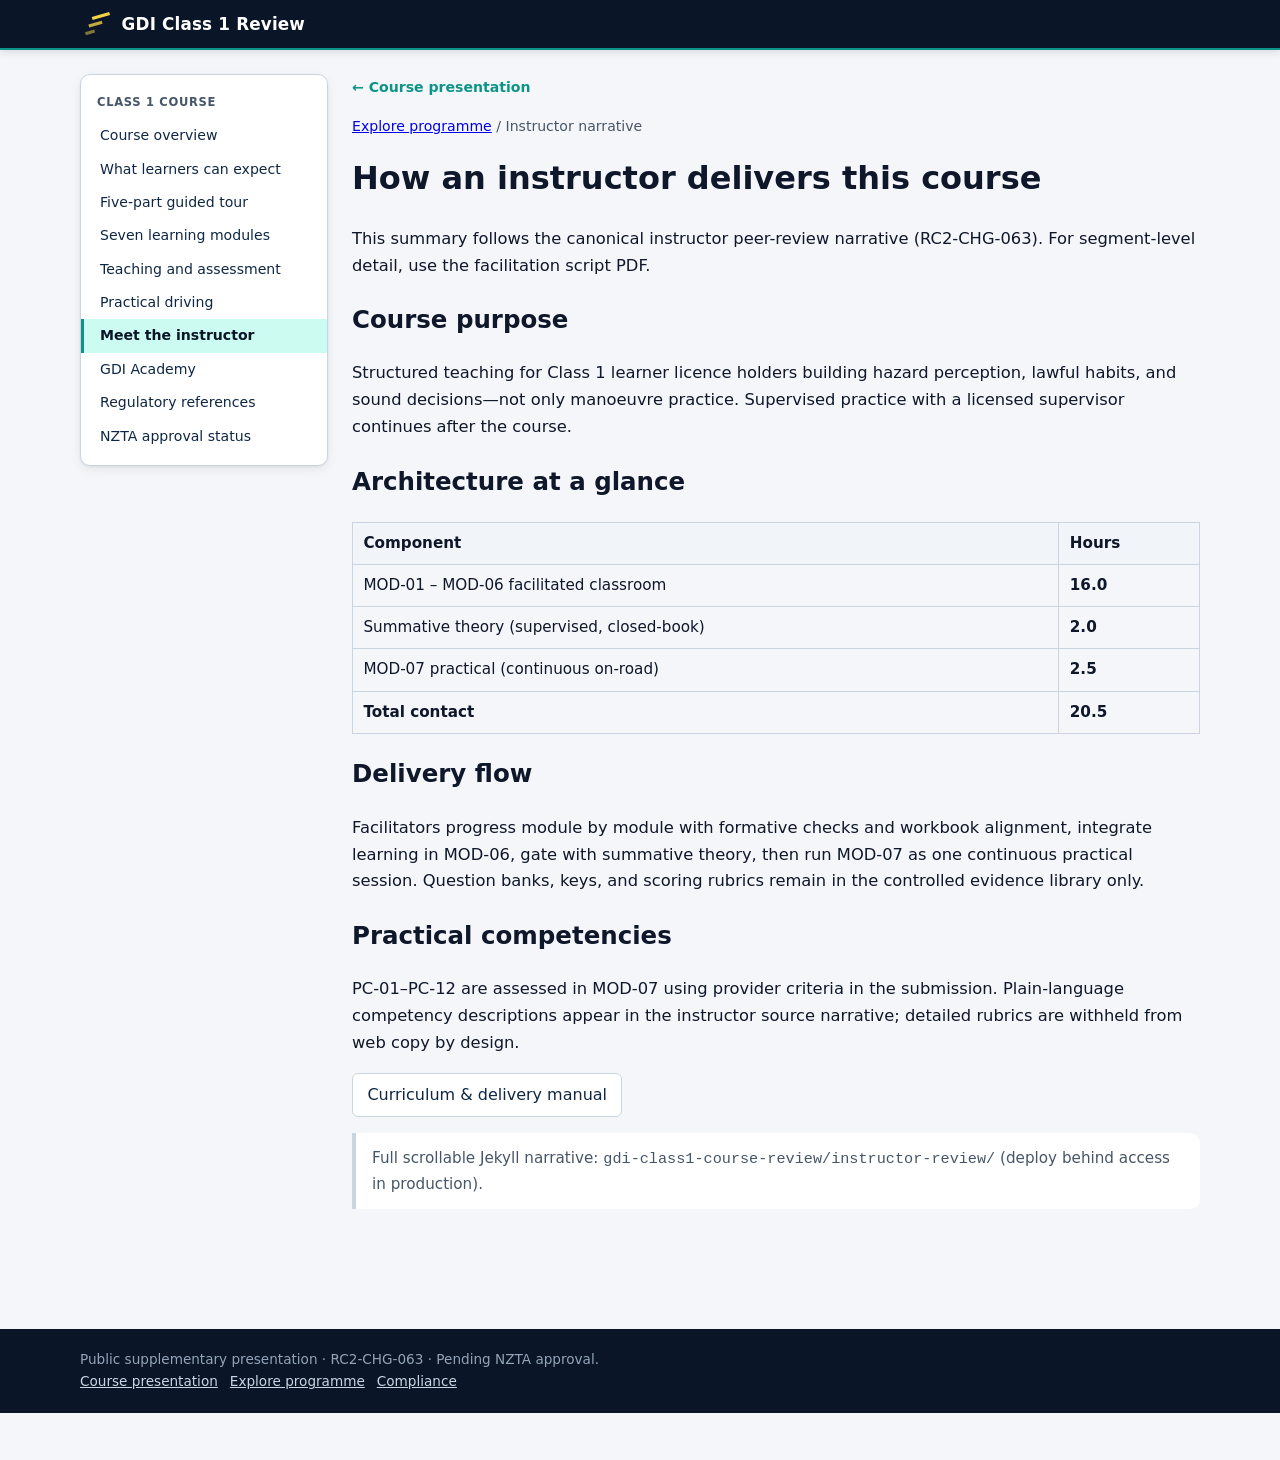
<file: instructor-review.html>
<!DOCTYPE html>
<html lang="en-NZ">
<head>
  <meta charset="utf-8">
  <meta name="viewport" content="width=device-width, initial-scale=1">
  <title>Instructor narrative — GDI Class 1 NZTA Review</title>
  <link rel="stylesheet" href="assets/css/main.css">
  <link rel="stylesheet" href="assets/css/portal.css">
  <link rel="stylesheet" href="assets/css/premium.css">
  <link rel="stylesheet" href="assets/css/ux031.css">
  <link rel="stylesheet" href="assets/css/ux032.css">
  <link rel="stylesheet" href="assets/css/ux033.css">
</head>
<body class="premium-portal">
  <a class="skip-link" href="#main">Skip to content</a>
  <header class="site-header site-header--compact">
    <div class="wrap header-bar">
      <a class="brand-lockup" href="index.html">
        <img class="brand-logo" src="assets/brand/gdi-logo.svg" alt="" width="32" height="32">
        <span>GDI Class 1 Review</span>
      </a>
    </div>
  </header>
  <main id="main" class="wrap content-page">
    <div class="portal-shell">
      <button type="button" class="sidebar-toggle" aria-expanded="false" aria-controls="course-sidebar">Course menu</button>
      <aside id="course-sidebar" class="course-sidebar" aria-label="Course navigation">
  <p class="course-sidebar__label">Class 1 course</p>
  <ul><li><a href="index.html#course-overview" class="sidebar-link" data-nav="overview">Course overview</a></li><li><a href="index.html#course-expectations" class="sidebar-link" data-nav="expectations">What learners can expect</a></li><li><a href="index.html#guided-tour" class="sidebar-link" data-nav="guided-tour">Five-part guided tour</a></li><li><a href="index.html#module-progression" class="sidebar-link" data-nav="modules">Seven learning modules</a></li><li><a href="index.html#part-3" class="sidebar-link" data-nav="teaching">Teaching and assessment</a></li><li><a href="routes-evidence.html" class="sidebar-link">Practical driving</a></li><li><a href="instructor-review.html" class="sidebar-link is-active">Meet the instructor</a></li><li><a href="academy-presentation.html" class="sidebar-link">GDI Academy</a></li><li><a href="document-library.html" class="sidebar-link">Regulatory references</a></li><li><a href="nzta-status.html" class="sidebar-link">NZTA approval status</a></li></ul>
</aside>
      <div class="portal-content portal-content--wide">
        <a class="back-to-presentation" href="index.html">← Course presentation</a>

<p class="breadcrumb"><a href="explore.html">Explore programme</a> / Instructor narrative</p>
<h1>How an instructor delivers this course</h1>
<div class="prose">
<p>This summary follows the canonical instructor peer-review narrative (RC2-CHG-063). For segment-level detail, use the facilitation script PDF.</p>
<h2>Course purpose</h2>
<p>Structured teaching for Class 1 learner licence holders building hazard perception, lawful habits, and sound decisions—not only manoeuvre practice. Supervised practice with a licensed supervisor continues after the course.</p>
<h2>Architecture at a glance</h2>
<table class="data-table">
<thead><tr><th>Component</th><th>Hours</th></tr></thead>
<tbody>
<tr><td>MOD-01 – MOD-06 facilitated classroom</td><td><strong>16.0</strong></td></tr>
<tr><td>Summative theory (supervised, closed-book)</td><td><strong>2.0</strong></td></tr>
<tr><td>MOD-07 practical (continuous on-road)</td><td><strong>2.5</strong></td></tr>
<tr><td><strong>Total contact</strong></td><td><strong>20.5</strong></td></tr>
</tbody>
</table>
<h2>Delivery flow</h2>
<p>Facilitators progress module by module with formative checks and workbook alignment, integrate learning in MOD-06, gate with summative theory, then run MOD-07 as one continuous practical session. Question banks, keys, and scoring rubrics remain in the controlled evidence library only.</p>
<h2>Practical competencies</h2>
<p>PC-01–PC-12 are assessed in MOD-07 using provider criteria in the submission. Plain-language competency descriptions appear in the instructor source narrative; detailed rubrics are withheld from web copy by design.</p>
</div>
<p><a class="btn-secondary" href="curriculum.html">Curriculum &amp; delivery manual</a></p>
<p class="callout callout--muted">Full scrollable Jekyll narrative: <code>gdi-class1-course-review/instructor-review/</code> (deploy behind access in production).</p>

      </div>
    </div>
  </main>
  <footer class="site-footer">
    <div class="wrap">
      <p>Public supplementary presentation · RC2-CHG-063 · Pending NZTA approval.</p>
      <p class="utility-footer-nav"><a href="index.html">Course presentation</a><a href="explore.html">Explore programme</a><a href="compliance.html">Compliance</a></p>
    </div>
  </footer>
  <script src="assets/js/sidebar-nav.js" defer></script>
</body>
</html>
</file>
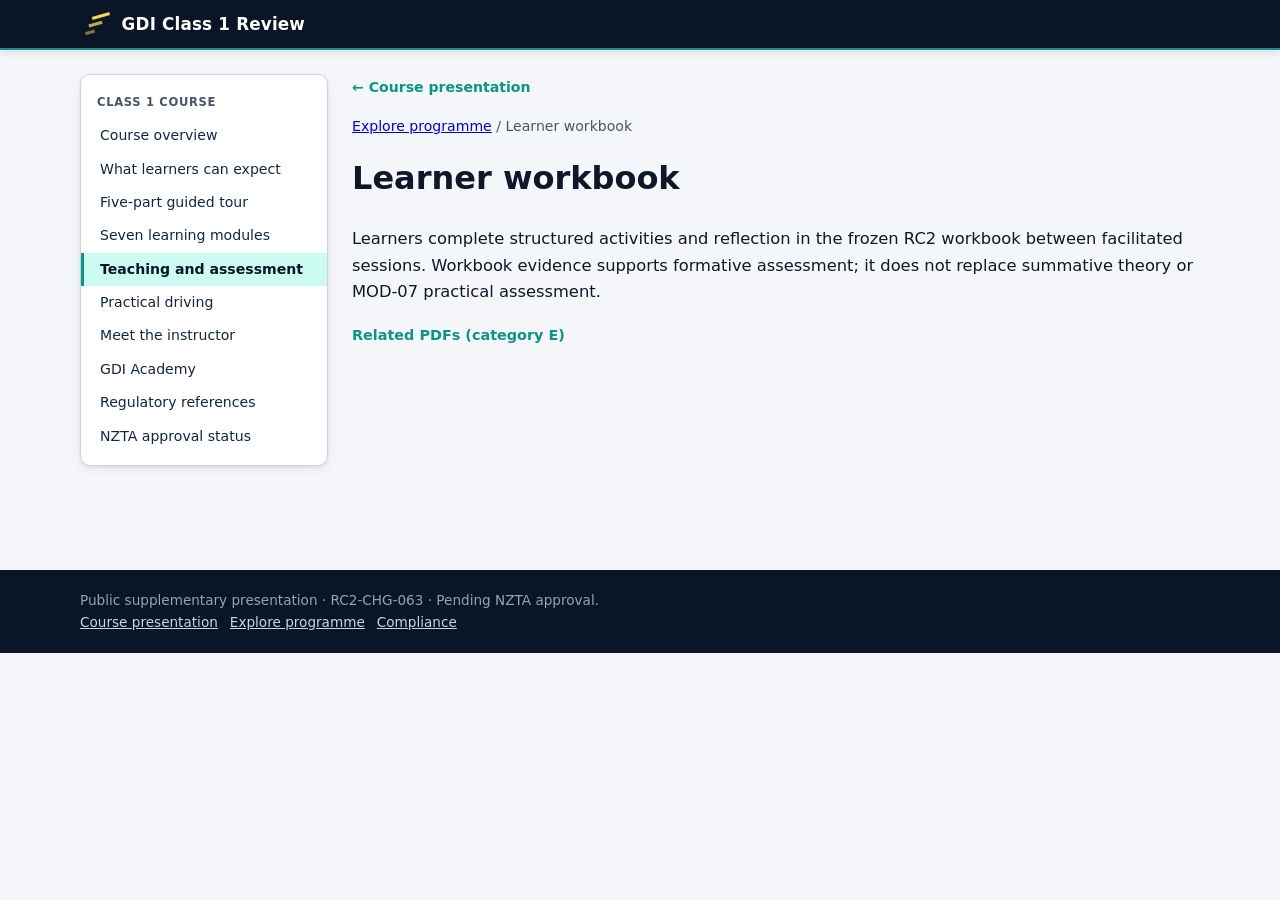
<file: learner-workbook.html>
<!DOCTYPE html>
<html lang="en-NZ">
<head>
  <meta charset="utf-8">
  <meta name="viewport" content="width=device-width, initial-scale=1">
  <title>Learner workbook — GDI Class 1 NZTA Review</title>
  <link rel="stylesheet" href="assets/css/main.css">
  <link rel="stylesheet" href="assets/css/portal.css">
  <link rel="stylesheet" href="assets/css/premium.css">
  <link rel="stylesheet" href="assets/css/ux031.css">
  <link rel="stylesheet" href="assets/css/ux032.css">
  <link rel="stylesheet" href="assets/css/ux033.css">
</head>
<body class="premium-portal">
  <a class="skip-link" href="#main">Skip to content</a>
  <header class="site-header site-header--compact">
    <div class="wrap header-bar">
      <a class="brand-lockup" href="index.html">
        <img class="brand-logo" src="assets/brand/gdi-logo.svg" alt="" width="32" height="32">
        <span>GDI Class 1 Review</span>
      </a>
    </div>
  </header>
  <main id="main" class="wrap content-page">
    <div class="portal-shell">
      <button type="button" class="sidebar-toggle" aria-expanded="false" aria-controls="course-sidebar">Course menu</button>
      <aside id="course-sidebar" class="course-sidebar" aria-label="Course navigation">
  <p class="course-sidebar__label">Class 1 course</p>
  <ul><li><a href="index.html#course-overview" class="sidebar-link" data-nav="overview">Course overview</a></li><li><a href="index.html#course-expectations" class="sidebar-link" data-nav="expectations">What learners can expect</a></li><li><a href="index.html#guided-tour" class="sidebar-link" data-nav="guided-tour">Five-part guided tour</a></li><li><a href="index.html#module-progression" class="sidebar-link" data-nav="modules">Seven learning modules</a></li><li><a href="index.html#part-3" class="sidebar-link is-active" data-nav="teaching">Teaching and assessment</a></li><li><a href="routes-evidence.html" class="sidebar-link">Practical driving</a></li><li><a href="instructor-review.html" class="sidebar-link">Meet the instructor</a></li><li><a href="academy-presentation.html" class="sidebar-link">GDI Academy</a></li><li><a href="document-library.html" class="sidebar-link">Regulatory references</a></li><li><a href="nzta-status.html" class="sidebar-link">NZTA approval status</a></li></ul>
</aside>
      <div class="portal-content portal-content--wide">
        <a class="back-to-presentation" href="index.html">← Course presentation</a>

<p class="breadcrumb"><a href="explore.html">Explore programme</a> / Learner workbook</p>
<h1>Learner workbook</h1>
<div class="prose">
<p>Learners complete structured activities and reflection in the frozen RC2 workbook between facilitated sessions. Workbook evidence supports formative assessment; it does not replace summative theory or MOD-07 practical assessment.</p>
</div>
<p><a class="btn-text" href="document-library.html">Related PDFs (category E)</a></p>

      </div>
    </div>
  </main>
  <footer class="site-footer">
    <div class="wrap">
      <p>Public supplementary presentation · RC2-CHG-063 · Pending NZTA approval.</p>
      <p class="utility-footer-nav"><a href="index.html">Course presentation</a><a href="explore.html">Explore programme</a><a href="compliance.html">Compliance</a></p>
    </div>
  </footer>
  <script src="assets/js/sidebar-nav.js" defer></script>
</body>
</html>
</file>
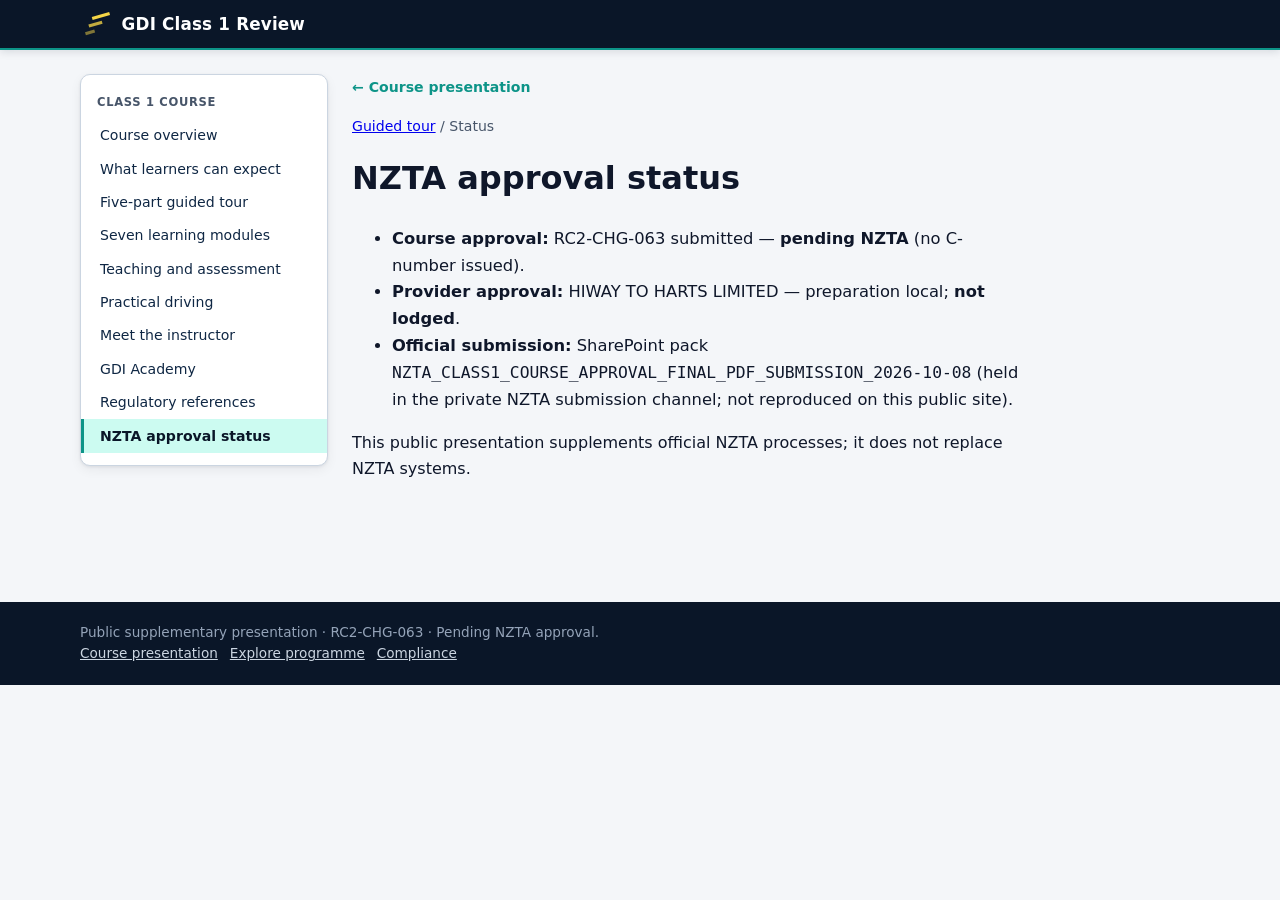
<file: nzta-status.html>
<!DOCTYPE html>
<html lang="en-NZ">
<head>
  <meta charset="utf-8">
  <meta name="viewport" content="width=device-width, initial-scale=1">
  <title>NZTA status — GDI Class 1 NZTA Review</title>
  <link rel="stylesheet" href="assets/css/main.css">
  <link rel="stylesheet" href="assets/css/portal.css">
  <link rel="stylesheet" href="assets/css/premium.css">
  <link rel="stylesheet" href="assets/css/ux031.css">
  <link rel="stylesheet" href="assets/css/ux032.css">
  <link rel="stylesheet" href="assets/css/ux033.css">
</head>
<body class="premium-portal">
  <a class="skip-link" href="#main">Skip to content</a>
  <header class="site-header site-header--compact">
    <div class="wrap header-bar">
      <a class="brand-lockup" href="index.html">
        <img class="brand-logo" src="assets/brand/gdi-logo.svg" alt="" width="32" height="32">
        <span>GDI Class 1 Review</span>
      </a>
    </div>
  </header>
  <main id="main" class="wrap content-page">
    <div class="portal-shell">
      <button type="button" class="sidebar-toggle" aria-expanded="false" aria-controls="course-sidebar">Course menu</button>
      <aside id="course-sidebar" class="course-sidebar" aria-label="Course navigation">
  <p class="course-sidebar__label">Class 1 course</p>
  <ul><li><a href="index.html#course-overview" class="sidebar-link" data-nav="overview">Course overview</a></li><li><a href="index.html#course-expectations" class="sidebar-link" data-nav="expectations">What learners can expect</a></li><li><a href="index.html#guided-tour" class="sidebar-link" data-nav="guided-tour">Five-part guided tour</a></li><li><a href="index.html#module-progression" class="sidebar-link" data-nav="modules">Seven learning modules</a></li><li><a href="index.html#part-3" class="sidebar-link" data-nav="teaching">Teaching and assessment</a></li><li><a href="routes-evidence.html" class="sidebar-link">Practical driving</a></li><li><a href="instructor-review.html" class="sidebar-link">Meet the instructor</a></li><li><a href="academy-presentation.html" class="sidebar-link">GDI Academy</a></li><li><a href="document-library.html" class="sidebar-link">Regulatory references</a></li><li><a href="nzta-status.html" class="sidebar-link is-active">NZTA approval status</a></li></ul>
</aside>
      <div class="portal-content">
        <a class="back-to-presentation" href="index.html">← Course presentation</a>

<p class="breadcrumb"><a href="index.html#guided-tour">Guided tour</a> / Status</p>
<h1>NZTA approval status</h1>
<ul class="prose">
<li><strong>Course approval:</strong> RC2-CHG-063 submitted — <strong>pending NZTA</strong> (no C-number issued).</li>
<li><strong>Provider approval:</strong> HIWAY TO HARTS LIMITED — preparation local; <strong>not lodged</strong>.</li>
<li><strong>Official submission:</strong> SharePoint pack <code>NZTA_CLASS1_COURSE_APPROVAL_FINAL_PDF_SUBMISSION_2026-10-08</code> (held in the private NZTA submission channel; not reproduced on this public site).</li>
</ul>
<p>This public presentation supplements official NZTA processes; it does not replace NZTA systems.</p>

      </div>
    </div>
  </main>
  <footer class="site-footer">
    <div class="wrap">
      <p>Public supplementary presentation · RC2-CHG-063 · Pending NZTA approval.</p>
      <p class="utility-footer-nav"><a href="index.html">Course presentation</a><a href="explore.html">Explore programme</a><a href="compliance.html">Compliance</a></p>
    </div>
  </footer>
  <script src="assets/js/sidebar-nav.js" defer></script>
</body>
</html>
</file>
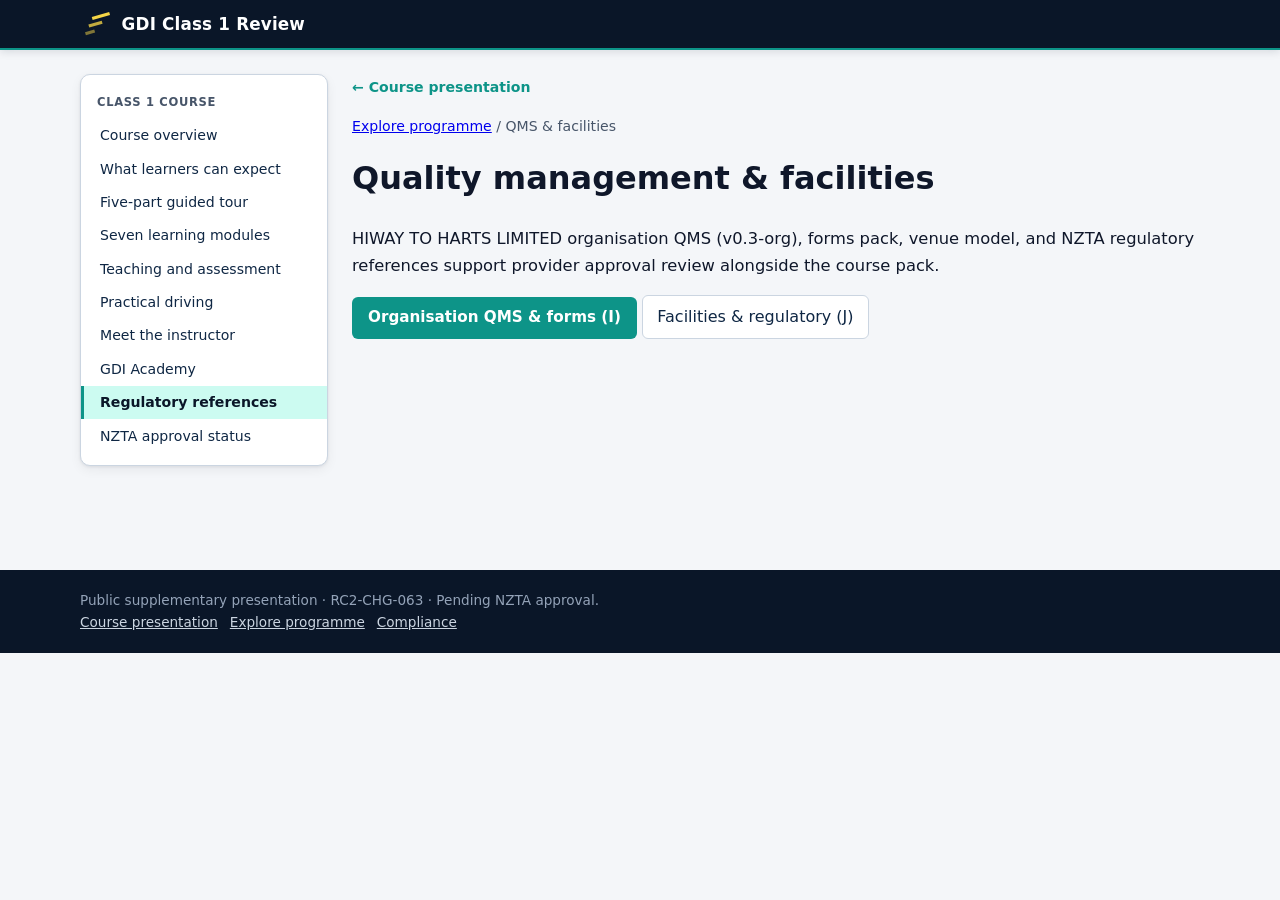
<file: qms-facilities.html>
<!DOCTYPE html>
<html lang="en-NZ">
<head>
  <meta charset="utf-8">
  <meta name="viewport" content="width=device-width, initial-scale=1">
  <title>QMS & facilities — GDI Class 1 NZTA Review</title>
  <link rel="stylesheet" href="assets/css/main.css">
  <link rel="stylesheet" href="assets/css/portal.css">
  <link rel="stylesheet" href="assets/css/premium.css">
  <link rel="stylesheet" href="assets/css/ux031.css">
  <link rel="stylesheet" href="assets/css/ux032.css">
  <link rel="stylesheet" href="assets/css/ux033.css">
</head>
<body class="premium-portal">
  <a class="skip-link" href="#main">Skip to content</a>
  <header class="site-header site-header--compact">
    <div class="wrap header-bar">
      <a class="brand-lockup" href="index.html">
        <img class="brand-logo" src="assets/brand/gdi-logo.svg" alt="" width="32" height="32">
        <span>GDI Class 1 Review</span>
      </a>
    </div>
  </header>
  <main id="main" class="wrap content-page">
    <div class="portal-shell">
      <button type="button" class="sidebar-toggle" aria-expanded="false" aria-controls="course-sidebar">Course menu</button>
      <aside id="course-sidebar" class="course-sidebar" aria-label="Course navigation">
  <p class="course-sidebar__label">Class 1 course</p>
  <ul><li><a href="index.html#course-overview" class="sidebar-link" data-nav="overview">Course overview</a></li><li><a href="index.html#course-expectations" class="sidebar-link" data-nav="expectations">What learners can expect</a></li><li><a href="index.html#guided-tour" class="sidebar-link" data-nav="guided-tour">Five-part guided tour</a></li><li><a href="index.html#module-progression" class="sidebar-link" data-nav="modules">Seven learning modules</a></li><li><a href="index.html#part-3" class="sidebar-link" data-nav="teaching">Teaching and assessment</a></li><li><a href="routes-evidence.html" class="sidebar-link">Practical driving</a></li><li><a href="instructor-review.html" class="sidebar-link">Meet the instructor</a></li><li><a href="academy-presentation.html" class="sidebar-link">GDI Academy</a></li><li><a href="document-library.html" class="sidebar-link is-active">Regulatory references</a></li><li><a href="nzta-status.html" class="sidebar-link">NZTA approval status</a></li></ul>
</aside>
      <div class="portal-content portal-content--wide">
        <a class="back-to-presentation" href="index.html">← Course presentation</a>

<p class="breadcrumb"><a href="explore.html">Explore programme</a> / QMS &amp; facilities</p>
<h1>Quality management &amp; facilities</h1>
<div class="prose">
<p>HIWAY TO HARTS LIMITED organisation QMS (v0.3-org), forms pack, venue model, and NZTA regulatory references support provider approval review alongside the course pack.</p>
</div>
<p><a class="btn-primary" href="document-library.html">Organisation QMS &amp; forms (I)</a>
<a class="btn-secondary" href="document-library.html">Facilities &amp; regulatory (J)</a></p>

      </div>
    </div>
  </main>
  <footer class="site-footer">
    <div class="wrap">
      <p>Public supplementary presentation · RC2-CHG-063 · Pending NZTA approval.</p>
      <p class="utility-footer-nav"><a href="index.html">Course presentation</a><a href="explore.html">Explore programme</a><a href="compliance.html">Compliance</a></p>
    </div>
  </footer>
  <script src="assets/js/sidebar-nav.js" defer></script>
</body>
</html>
</file>
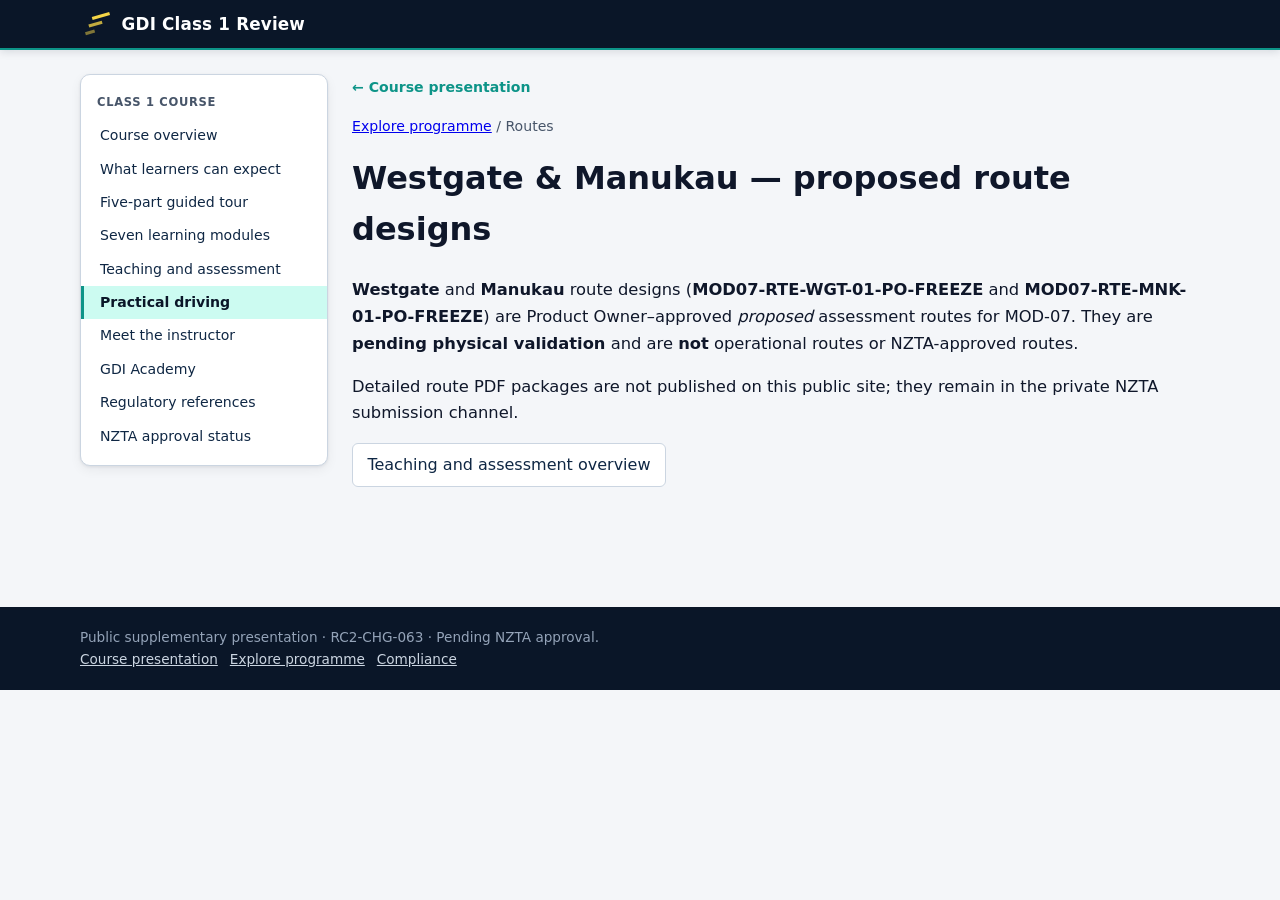
<file: routes-evidence.html>
<!DOCTYPE html>
<html lang="en-NZ">
<head>
  <meta charset="utf-8">
  <meta name="viewport" content="width=device-width, initial-scale=1">
  <title>Routes — GDI Class 1 NZTA Review</title>
  <link rel="stylesheet" href="assets/css/main.css">
  <link rel="stylesheet" href="assets/css/portal.css">
  <link rel="stylesheet" href="assets/css/premium.css">
  <link rel="stylesheet" href="assets/css/ux031.css">
  <link rel="stylesheet" href="assets/css/ux032.css">
  <link rel="stylesheet" href="assets/css/ux033.css">
</head>
<body class="premium-portal">
  <a class="skip-link" href="#main">Skip to content</a>
  <header class="site-header site-header--compact">
    <div class="wrap header-bar">
      <a class="brand-lockup" href="index.html">
        <img class="brand-logo" src="assets/brand/gdi-logo.svg" alt="" width="32" height="32">
        <span>GDI Class 1 Review</span>
      </a>
    </div>
  </header>
  <main id="main" class="wrap content-page">
    <div class="portal-shell">
      <button type="button" class="sidebar-toggle" aria-expanded="false" aria-controls="course-sidebar">Course menu</button>
      <aside id="course-sidebar" class="course-sidebar" aria-label="Course navigation">
  <p class="course-sidebar__label">Class 1 course</p>
  <ul><li><a href="index.html#course-overview" class="sidebar-link" data-nav="overview">Course overview</a></li><li><a href="index.html#course-expectations" class="sidebar-link" data-nav="expectations">What learners can expect</a></li><li><a href="index.html#guided-tour" class="sidebar-link" data-nav="guided-tour">Five-part guided tour</a></li><li><a href="index.html#module-progression" class="sidebar-link" data-nav="modules">Seven learning modules</a></li><li><a href="index.html#part-3" class="sidebar-link" data-nav="teaching">Teaching and assessment</a></li><li><a href="routes-evidence.html" class="sidebar-link is-active">Practical driving</a></li><li><a href="instructor-review.html" class="sidebar-link">Meet the instructor</a></li><li><a href="academy-presentation.html" class="sidebar-link">GDI Academy</a></li><li><a href="document-library.html" class="sidebar-link">Regulatory references</a></li><li><a href="nzta-status.html" class="sidebar-link">NZTA approval status</a></li></ul>
</aside>
      <div class="portal-content portal-content--wide">
        <a class="back-to-presentation" href="index.html">← Course presentation</a>

<p class="breadcrumb"><a href="explore.html">Explore programme</a> / Routes</p>
<h1>Westgate &amp; Manukau — proposed route designs</h1>
<div class="prose">
<p><strong>Westgate</strong> and <strong>Manukau</strong> route designs (<strong>MOD07-RTE-WGT-01-PO-FREEZE</strong> and <strong>MOD07-RTE-MNK-01-PO-FREEZE</strong>) are Product Owner–approved <em>proposed</em> assessment routes for MOD-07. They are <strong>pending physical validation</strong> and are <strong>not</strong> operational routes or NZTA-approved routes.</p>
<p>Detailed route PDF packages are not published on this public site; they remain in the private NZTA submission channel.</p>
</div>
<p><a class="btn-secondary" href="index.html#part-3">Teaching and assessment overview</a></p>
</div>
    </div>
  </main>
  <footer class="site-footer">
    <div class="wrap">
      <p>Public supplementary presentation · RC2-CHG-063 · Pending NZTA approval.</p>
      <p class="utility-footer-nav"><a href="index.html">Course presentation</a><a href="explore.html">Explore programme</a><a href="compliance.html">Compliance</a></p>
    </div>
  </footer>
  <script src="assets/js/sidebar-nav.js" defer></script>
</body>
</html>
</file>
<file: assets/css/main.css>
:root {
  --bg: #f7f8fa;
  --surface: #fff;
  --text: #1a1f2e;
  --muted: #4a5568;
  --accent: #0b4f6c;
  --banner-bg: #7c2d12;
  --banner-fg: #fff;
  --border: #e2e8f0;
  --max: 52rem;
}

* { box-sizing: border-box; }

body {
  margin: 0;
  font-family: system-ui, -apple-system, Segoe UI, Roboto, sans-serif;
  line-height: 1.6;
  color: var(--text);
  background: var(--bg);
}

.wrap { max-width: var(--max); margin: 0 auto; padding: 0 1rem; }

.skip-link {
  position: absolute;
  left: -999px;
  top: 0;
  background: var(--accent);
  color: #fff;
  padding: 0.5rem 1rem;
}
.skip-link:focus { left: 0; z-index: 100; }

.site-header {
  background: var(--surface);
  border-bottom: 1px solid var(--border);
  padding: 1rem 0 0.5rem;
}

.site-title {
  font-weight: 700;
  font-size: 1.15rem;
  color: var(--accent);
  text-decoration: none;
}

.status-banner {
  margin: 0.75rem 0;
  padding: 0.75rem 1rem;
  background: var(--banner-bg);
  color: var(--banner-fg);
  border-radius: 6px;
}
.status-banner__primary {
  margin: 0;
  font-weight: 700;
  letter-spacing: 0.02em;
}
.status-banner__meta { margin: 0.35rem 0 0; font-size: 0.9rem; opacity: 0.95; }
.status-banner__legal { margin: 0.5rem 0 0; font-size: 0.85rem; line-height: 1.45; opacity: 0.95; }

.site-nav { margin: 0.5rem 0 1rem; }

.nav-toggle {
  display: none;
  width: 100%;
  padding: 0.6rem;
  font-size: 1rem;
  border: 1px solid var(--border);
  background: var(--bg);
  border-radius: 6px;
}

.nav-menu {
  list-style: none;
  margin: 0;
  padding: 0;
  display: flex;
  flex-wrap: wrap;
  gap: 0.35rem 0.75rem;
}
.nav-menu a {
  color: var(--accent);
  text-decoration: none;
  font-size: 0.92rem;
}
.nav-menu a:hover { text-decoration: underline; }
.nav-group {
  width: 100%;
  font-size: 0.75rem;
  text-transform: uppercase;
  letter-spacing: 0.06em;
  color: var(--muted);
  margin-top: 0.25rem;
}

.site-main { padding: 1.5rem 1rem 3rem; }

.content {
  background: var(--surface);
  padding: 1.5rem;
  border-radius: 8px;
  border: 1px solid var(--border);
}

.content h1 { margin-top: 0; font-size: 1.65rem; }
.content h2 { font-size: 1.25rem; margin-top: 1.75rem; }
.content table {
  width: 100%;
  border-collapse: collapse;
  font-size: 0.9rem;
  margin: 1rem 0;
}
.content th, .content td {
  border: 1px solid var(--border);
  padding: 0.45rem 0.5rem;
  text-align: left;
  vertical-align: top;
}
.content th { background: #edf2f7; }

.site-footer {
  padding: 1.5rem 1rem 2.5rem;
  font-size: 0.88rem;
  color: var(--muted);
}
.footer-disclaimer {
  border-left: 3px solid var(--accent);
  padding-left: 0.75rem;
  margin: 0 0 0.75rem;
}

@media (max-width: 720px) {
  .nav-toggle { display: block; }
  .nav-menu {
    display: none;
    flex-direction: column;
    padding: 0.5rem 0;
  }
  .nav-menu.is-open { display: flex; }
  .content { padding: 1rem; }
  .content table { display: block; overflow-x: auto; }
}
</file>
<file: assets/css/portal.css>
.local-only-notice {
  margin: 1rem 0 1.25rem;
  padding: 1rem 1.1rem;
  border: 2px dashed #7c2d12;
  background: #fff7ed;
  border-radius: 6px;
  font-size: 0.95rem;
}

.content-page h1 { margin-top: 0.25rem; }

.pdf-list { padding-left: 1.25rem; }
.pdf-list li { margin: 0.5rem 0; }

.data-table {
  width: 100%;
  border-collapse: collapse;
  margin: 1rem 0;
  font-size: 0.95rem;
}
.data-table th,
.data-table td {
  border: 1px solid var(--border, #e2e8f0);
  padding: 0.5rem 0.65rem;
  text-align: left;
}
.data-table th { background: #f1f5f9; }

.site-footer {
  margin: 2rem auto 3rem;
  font-size: 0.85rem;
  color: var(--muted, #4a5568);
}

.nav-menu a.active {
  font-weight: 700;
  text-decoration: underline;
}
</file>
<file: assets/css/premium.css>
/* GDI Class 1 private review portal — premium design system (WP-029) */
:root {
  --navy-900: #0a1628;
  --navy-800: #0f2744;
  --navy-700: #163656;
  --teal-500: #0d9488;
  --teal-400: #14b8a6;
  --teal-100: #ccfbf1;
  --surface: #ffffff;
  --bg: #f4f6f9;
  --text: #0f172a;
  --muted: #475569;
  --border: #cbd5e1;
  --max: 72rem;
  --radius: 10px;
  --shadow: 0 1px 3px rgba(10, 22, 40, 0.08), 0 4px 12px rgba(10, 22, 40, 0.06);
}

body.premium-portal {
  background: var(--bg);
  color: var(--text);
  font-family: "Segoe UI", system-ui, -apple-system, Roboto, "Helvetica Neue", Arial, sans-serif;
}

.premium-portal .wrap { max-width: var(--max); }

.premium-portal .site-header {
  background: linear-gradient(180deg, var(--navy-900) 0%, var(--navy-800) 100%);
  border-bottom: 3px solid var(--teal-500);
  color: #fff;
  padding: 0;
}

.premium-portal .header-inner {
  padding: 1rem 1rem 0.75rem;
}

.premium-portal .brand-row {
  display: flex;
  align-items: center;
  gap: 0.75rem;
  flex-wrap: wrap;
}

.premium-portal .brand-logo { height: 36px; width: auto; }

.premium-portal .site-title {
  color: #fff;
  font-size: 1.2rem;
  font-weight: 700;
  text-decoration: none;
  letter-spacing: 0.01em;
}

.premium-portal .site-tagline {
  margin: 0.25rem 0 0;
  font-size: 0.9rem;
  color: #cbd5e1;
  width: 100%;
}

.premium-portal .status-banner {
  margin: 0.75rem 0 0;
  padding: 0.65rem 1rem;
  background: rgba(13, 148, 136, 0.15);
  border: 1px solid var(--teal-400);
  border-radius: var(--radius);
  color: #ecfeff;
}

.premium-portal .status-banner__primary {
  margin: 0;
  font-weight: 600;
  font-size: 0.92rem;
}

.premium-portal .status-banner__meta {
  margin: 0.35rem 0 0;
  font-size: 0.85rem;
  opacity: 0.95;
}

.premium-portal .security-notice {
  margin: 0 0 1.25rem;
  padding: 0.75rem 1rem;
  background: #fff7ed;
  border-left: 4px solid #ea580c;
  border-radius: 0 var(--radius) var(--radius) 0;
  font-size: 0.9rem;
  color: #7c2d12;
}

.premium-portal .site-nav {
  background: var(--navy-700);
  margin: 0;
  padding: 0 1rem;
}

.premium-portal .nav-toggle {
  display: none;
  margin: 0.5rem 0;
  width: 100%;
  padding: 0.55rem;
  background: var(--navy-900);
  color: #fff;
  border: 1px solid #334155;
  border-radius: 6px;
}

.premium-portal .nav-menu {
  display: flex;
  flex-wrap: wrap;
  gap: 0.15rem 0.5rem;
  list-style: none;
  margin: 0;
  padding: 0.5rem 0;
}

.premium-portal .nav-menu a {
  color: #e2e8f0;
  text-decoration: none;
  padding: 0.35rem 0.65rem;
  border-radius: 6px;
  font-size: 0.88rem;
}

.premium-portal .nav-menu a:hover,
.premium-portal .nav-menu a:focus {
  background: rgba(255, 255, 255, 0.1);
  color: #fff;
}

.premium-portal .nav-menu a.active {
  background: var(--teal-500);
  color: #fff;
  font-weight: 600;
}

.premium-portal .content-page { padding: 1.5rem 1rem 2.5rem; }

.premium-portal .hero {
  background: var(--surface);
  border-radius: var(--radius);
  box-shadow: var(--shadow);
  padding: 1.5rem 1.75rem;
  margin-bottom: 1.5rem;
  border-top: 4px solid var(--teal-500);
}

.premium-portal .hero h1 {
  margin: 0 0 0.5rem;
  font-size: 1.65rem;
  color: var(--navy-900);
}

.premium-portal .hero-lead { font-size: 1.05rem; color: var(--muted); margin: 0 0 1rem; }

.premium-portal .card-grid {
  display: grid;
  grid-template-columns: repeat(auto-fill, minmax(260px, 1fr));
  gap: 1rem;
  margin: 1rem 0 2rem;
}

.premium-portal .nav-card {
  display: block;
  background: var(--surface);
  border: 1px solid var(--border);
  border-radius: var(--radius);
  padding: 1.1rem 1.2rem;
  text-decoration: none;
  color: var(--text);
  box-shadow: var(--shadow);
  transition: border-color 0.15s, box-shadow 0.15s;
}

.premium-portal .nav-card:hover,
.premium-portal .nav-card:focus {
  border-color: var(--teal-500);
  box-shadow: 0 4px 16px rgba(13, 148, 136, 0.15);
  outline: none;
}

.premium-portal .nav-card h2 {
  margin: 0 0 0.35rem;
  font-size: 1.05rem;
  color: var(--navy-800);
}

.premium-portal .nav-card p {
  margin: 0;
  font-size: 0.88rem;
  color: var(--muted);
  line-height: 1.45;
}

.premium-portal .nav-card--accent {
  border-color: var(--teal-400);
  background: linear-gradient(135deg, #f0fdfa 0%, #fff 55%);
}

.premium-portal .nav-card .card-tag {
  display: inline-block;
  font-size: 0.7rem;
  font-weight: 600;
  text-transform: uppercase;
  letter-spacing: 0.04em;
  color: var(--teal-500);
  margin-bottom: 0.35rem;
}

.premium-portal .site-footer {
  background: var(--navy-900);
  color: #94a3b8;
  padding: 1.25rem 1rem;
  font-size: 0.85rem;
  margin-top: 2rem;
}

.premium-portal .site-footer p { margin: 0; }

.premium-portal .academy-embed {
  margin: 1.25rem 0 2rem;
}

.premium-portal .academy-embed__toolbar {
  display: flex;
  flex-wrap: wrap;
  align-items: center;
  justify-content: space-between;
  gap: 0.75rem 1rem;
  margin-bottom: 0.75rem;
}

.premium-portal .academy-embed__label {
  margin: 0;
  font-size: 0.92rem;
  color: var(--muted);
  font-weight: 600;
}

.premium-portal .academy-embed__hint {
  margin: 0 0 0.75rem;
  font-size: 0.88rem;
  color: var(--muted);
}

.premium-portal .academy-embed__scroller {
  background: var(--surface);
  border: 1px solid var(--border);
  border-radius: var(--radius);
  box-shadow: var(--shadow);
  overflow: auto;
  -webkit-overflow-scrolling: touch;
  max-height: min(920px, 88vh);
}

.premium-portal .academy-frame-wrap {
  background: var(--surface);
  border: 1px solid var(--border);
  border-radius: var(--radius);
  overflow: auto;
  box-shadow: var(--shadow);
  margin: 1rem 0;
}

.premium-portal .academy-frame {
  width: 100%;
  min-height: 900px;
  height: 900px;
  border: 0;
  display: block;
  vertical-align: top;
}

.premium-portal .btn-primary {
  display: inline-block;
  background: var(--teal-500);
  color: #fff;
  padding: 0.55rem 1rem;
  border-radius: 6px;
  text-decoration: none;
  font-weight: 600;
  font-size: 0.95rem;
}

.premium-portal .btn-primary:hover { background: var(--teal-400); color: #fff; }

.premium-portal .btn-secondary {
  display: inline-block;
  border: 1px solid var(--border);
  padding: 0.5rem 0.9rem;
  border-radius: 6px;
  text-decoration: none;
  color: var(--navy-800);
  background: #fff;
  margin-right: 0.5rem;
}

@media (max-width: 768px) {
  .premium-portal .nav-toggle { display: block; }
  .premium-portal .nav-menu {
    display: none;
    flex-direction: column;
    padding-bottom: 0.75rem;
  }
  .premium-portal .nav-menu.is-open { display: flex; }
  .premium-portal .hero h1 { font-size: 1.35rem; }
  .premium-portal .academy-embed__scroller { max-height: min(640px, 72vh); }
  .premium-portal .academy-frame { min-height: 720px; height: 720px; }
}

.premium-portal .visually-hidden {
  position: absolute;
  width: 1px;
  height: 1px;
  padding: 0;
  margin: -1px;
  overflow: hidden;
  clip: rect(0, 0, 0, 0);
  border: 0;
}
</file>
<file: assets/css/ux031.css>
/* WP-031 — guided presentation, explore hub, evidence library UX */

.premium-portal .content-page--guided {
  max-width: 42rem;
  margin-left: auto;
  margin-right: auto;
}

.premium-portal .content-page--wide {
  max-width: var(--max);
}

.premium-portal .level-strip {
  display: flex;
  flex-wrap: wrap;
  gap: 0.5rem;
  margin: 0 0 1.25rem;
  font-size: 0.8rem;
}

.premium-portal .level-pill {
  padding: 0.35rem 0.65rem;
  border-radius: 999px;
  background: var(--surface);
  border: 1px solid var(--border);
  color: var(--muted);
  text-decoration: none;
}

.premium-portal .level-pill.is-active {
  background: var(--teal-100);
  border-color: var(--teal-500);
  color: var(--navy-800);
  font-weight: 600;
}

.premium-portal .journey-progress {
  list-style: none;
  margin: 0 0 1.5rem;
  padding: 0;
  display: flex;
  flex-direction: column;
  gap: 0.35rem;
}

.premium-portal .journey-progress a {
  display: flex;
  align-items: baseline;
  gap: 0.5rem;
  padding: 0.5rem 0.75rem;
  background: var(--surface);
  border-radius: 8px;
  border: 1px solid var(--border);
  text-decoration: none;
  color: var(--navy-800);
  font-size: 0.92rem;
}

.premium-portal .journey-progress a:hover {
  border-color: var(--teal-500);
}

.premium-portal .journey-progress .step-num {
  flex-shrink: 0;
  width: 1.5rem;
  height: 1.5rem;
  line-height: 1.5rem;
  text-align: center;
  border-radius: 50%;
  background: var(--navy-800);
  color: #fff;
  font-size: 0.75rem;
  font-weight: 700;
}

.premium-portal .story-section {
  margin: 2rem 0;
  padding: 1.5rem 0 0;
  border-top: 1px solid var(--border);
}

.premium-portal .story-section:first-of-type {
  border-top: 0;
  padding-top: 0;
}

.premium-portal .story-section h2 {
  margin: 0 0 0.75rem;
  font-size: 1.35rem;
  color: var(--navy-900);
}

.premium-portal .story-section h3 {
  margin: 1.25rem 0 0.5rem;
  font-size: 1.05rem;
  color: var(--navy-800);
}

.premium-portal .prose {
  font-size: 1.02rem;
  line-height: 1.65;
  color: var(--text);
}

.premium-portal .prose p {
  margin: 0 0 1rem;
}

.premium-portal .prose ul,
.premium-portal .prose ol {
  margin: 0 0 1rem;
  padding-left: 1.25rem;
}

.premium-portal .callout {
  background: var(--surface);
  border-left: 4px solid var(--teal-500);
  padding: 0.85rem 1rem;
  margin: 1rem 0;
  border-radius: 0 var(--radius) var(--radius) 0;
  font-size: 0.95rem;
}

.premium-portal .callout--muted {
  border-left-color: var(--border);
  color: var(--muted);
}

.premium-portal .module-journey {
  list-style: none;
  margin: 1rem 0;
  padding: 0;
  display: flex;
  flex-direction: column;
  gap: 0.65rem;
}

.premium-portal .module-journey li {
  background: var(--surface);
  border: 1px solid var(--border);
  border-radius: var(--radius);
  padding: 0.85rem 1rem;
  box-shadow: var(--shadow);
}

.premium-portal .module-journey strong {
  display: block;
  color: var(--navy-800);
  margin-bottom: 0.25rem;
}

.premium-portal .module-journey span {
  font-size: 0.9rem;
  color: var(--muted);
}

.premium-portal .explore-grid {
  display: grid;
  grid-template-columns: repeat(auto-fill, minmax(280px, 1fr));
  gap: 1rem;
  margin: 1.5rem 0;
}

.premium-portal .explore-card {
  background: var(--surface);
  border: 1px solid var(--border);
  border-radius: var(--radius);
  padding: 1.15rem 1.25rem;
  box-shadow: var(--shadow);
}

.premium-portal .explore-card h2 {
  margin: 0 0 0.5rem;
  font-size: 1.1rem;
}

.premium-portal .explore-card p {
  margin: 0 0 0.75rem;
  font-size: 0.92rem;
  color: var(--muted);
  line-height: 1.5;
}

.premium-portal .explore-card--accent {
  border-color: var(--teal-400);
  background: linear-gradient(135deg, #f0fdfa 0%, #fff 55%);
}

.premium-portal .breadcrumb {
  font-size: 0.88rem;
  color: var(--muted);
  margin: 0 0 1rem;
}

.premium-portal .explore-card .card-actions {
  display: flex;
  flex-wrap: wrap;
  gap: 0.5rem;
}

.premium-portal .btn-text {
  font-size: 0.9rem;
  color: var(--teal-500);
  font-weight: 600;
  text-decoration: none;
}

.premium-portal .btn-text:hover {
  text-decoration: underline;
}

.premium-portal .security-notice--compact {
  margin: 0 0 1rem;
  padding: 0.5rem 0.75rem;
  font-size: 0.85rem;
  background: #f8fafc;
  border-left: 3px solid #94a3b8;
  color: var(--muted);
}

.premium-portal .status-banner--compact {
  margin: 0.5rem 0 0;
  padding: 0.45rem 0.75rem;
  font-size: 0.88rem;
}

.premium-portal .status-banner--compact .status-banner__meta {
  display: none;
}

.premium-portal .utility-footer-nav {
  margin-top: 0.75rem;
  font-size: 0.85rem;
}

.premium-portal .utility-footer-nav a {
  color: #cbd5e1;
  margin-right: 0.75rem;
}

.premium-portal .evidence-intro {
  max-width: 40rem;
  margin-bottom: 1.25rem;
}

.premium-portal .cat-details {
  margin-bottom: 0.5rem;
  background: var(--surface);
  border: 1px solid var(--border);
  border-radius: var(--radius);
}

.premium-portal .cat-details summary {
  cursor: pointer;
  padding: 0.65rem 1rem;
  font-weight: 600;
  color: var(--navy-800);
  list-style: none;
}

.premium-portal .cat-details summary::-webkit-details-marker {
  display: none;
}

.premium-portal .cat-details summary::before {
  content: "▸ ";
  color: var(--teal-500);
}

.premium-portal .cat-details[open] summary::before {
  content: "▾ ";
}

.premium-portal .cat-details .doc-list {
  margin: 0;
  padding: 0 1rem 0.75rem;
}

.premium-portal .diagram-flow {
  display: flex;
  flex-wrap: wrap;
  gap: 0.5rem;
  align-items: center;
  margin: 1rem 0;
  font-size: 0.88rem;
}

.premium-portal .diagram-flow span {
  background: var(--teal-100);
  color: var(--navy-800);
  padding: 0.35rem 0.6rem;
  border-radius: 6px;
}

.premium-portal .diagram-flow .arrow {
  background: none;
  color: var(--muted);
  padding: 0;
}

@media (min-width: 769px) {
  .premium-portal .journey-progress {
    flex-direction: row;
    flex-wrap: wrap;
  }
  .premium-portal .journey-progress a {
    flex: 1 1 9rem;
    flex-direction: column;
    align-items: flex-start;
  }
}
</file>
<file: assets/css/ux032.css>
/* WP-032 — premium homepage & compact chrome */

.premium-portal.page-home .security-notice {
  display: none;
}

.premium-portal .site-header--compact {
  position: sticky;
  top: 0;
  z-index: 100;
  background: var(--navy-900);
  border-bottom: 2px solid var(--teal-500);
  box-shadow: 0 2px 8px rgba(10, 22, 40, 0.12);
}

.premium-portal .site-header--compact .header-bar {
  display: flex;
  align-items: center;
  justify-content: space-between;
  gap: 1rem;
  padding: 0.5rem 1rem;
  flex-wrap: wrap;
}

.premium-portal .brand-lockup {
  display: flex;
  align-items: center;
  gap: 0.6rem;
  text-decoration: none;
  color: #fff;
  font-weight: 700;
  font-size: 1.05rem;
  letter-spacing: 0.01em;
}

.premium-portal .brand-lockup .brand-logo {
  height: 32px;
  width: auto;
}

.premium-portal .site-header--compact .site-nav {
  background: transparent;
  padding: 0;
  margin: 0;
  flex: 1 1 auto;
  display: flex;
  justify-content: flex-end;
}

.premium-portal .site-header--compact .nav-menu {
  padding: 0;
  justify-content: flex-end;
}

.premium-portal .site-header--compact .nav-menu a {
  font-size: 0.86rem;
  padding: 0.4rem 0.55rem;
}

.premium-portal .site-header--compact .nav-toggle {
  margin: 0;
  width: auto;
  min-width: 5rem;
}

.premium-portal .page-home .content-page {
  padding-top: 1.25rem;
}

.premium-portal .reg-notice {
  margin: 0 0 1.25rem;
  padding: 0.5rem 0.75rem;
  font-size: 0.82rem;
  color: var(--muted);
  background: var(--surface);
  border: 1px solid var(--border);
  border-radius: 6px;
  line-height: 1.45;
}

.premium-portal .home-intro h1 {
  margin: 0 0 0.5rem;
  font-size: clamp(1.45rem, 3vw, 1.85rem);
  color: var(--navy-900);
  line-height: 1.2;
}

.premium-portal .home-lead {
  margin: 0 0 1.5rem;
  font-size: 1.05rem;
  line-height: 1.6;
  color: var(--muted);
  max-width: 40rem;
}

.premium-portal .home-card-grid {
  display: grid;
  grid-template-columns: 1fr;
  gap: 1rem;
  margin: 0 0 2rem;
}

@media (min-width: 600px) {
  .premium-portal .home-card-grid {
    grid-template-columns: repeat(2, 1fr);
  }
}

@media (min-width: 960px) {
  .premium-portal .home-card-grid {
    grid-template-columns: repeat(3, 1fr);
  }
}

.premium-portal .home-card {
  display: flex;
  flex-direction: column;
  gap: 0.5rem;
  background: var(--surface);
  border: 1px solid var(--border);
  border-radius: var(--radius);
  padding: 1.15rem 1.2rem;
  text-decoration: none;
  color: var(--text);
  box-shadow: var(--shadow);
  transition: border-color 0.15s, box-shadow 0.15s, transform 0.15s;
  min-height: 100%;
}

.premium-portal .home-card:hover,
.premium-portal .home-card:focus-visible {
  border-color: var(--teal-500);
  box-shadow: 0 6px 20px rgba(13, 148, 136, 0.14);
  transform: translateY(-2px);
  outline: none;
}

.premium-portal .home-card__icon {
  width: 2.25rem;
  height: 2.25rem;
  color: var(--teal-500);
}

.premium-portal .home-card h2 {
  margin: 0;
  font-size: 1.05rem;
  color: var(--navy-800);
}

.premium-portal .home-card p {
  margin: 0;
  font-size: 0.9rem;
  line-height: 1.45;
  color: var(--muted);
  flex: 1;
}

.premium-portal .home-card__cta {
  font-size: 0.88rem;
  font-weight: 600;
  color: var(--teal-500);
  margin-top: 0.25rem;
}

.premium-portal .home-card--accent {
  border-color: var(--teal-400);
  background: linear-gradient(160deg, #f0fdfa 0%, #fff 70%);
}

.premium-portal .module-track {
  margin: 0 0 2rem;
  padding: 1.25rem 0 0;
  border-top: 1px solid var(--border);
}

.premium-portal .module-track h2 {
  margin: 0 0 1rem;
  font-size: 1.2rem;
  color: var(--navy-900);
}

.premium-portal .module-track__list {
  list-style: none;
  margin: 0;
  padding: 0;
  display: grid;
  gap: 0.5rem;
}

@media (min-width: 768px) {
  .premium-portal .module-track__list {
    grid-template-columns: repeat(2, 1fr);
  }
}

@media (min-width: 1100px) {
  .premium-portal .module-track__list {
    grid-template-columns: repeat(3, 1fr);
  }
}

.premium-portal .module-track__list a {
  display: block;
  padding: 0.65rem 0.85rem;
  background: var(--surface);
  border: 1px solid var(--border);
  border-radius: 8px;
  text-decoration: none;
  color: var(--navy-800);
  font-size: 0.9rem;
  line-height: 1.4;
  transition: border-color 0.15s;
}

.premium-portal .module-track__list a:hover,
.premium-portal .module-track__list a:focus-visible {
  border-color: var(--teal-500);
  outline: none;
}

.premium-portal .module-track__list strong {
  display: block;
  font-size: 0.82rem;
  color: var(--teal-500);
  margin-bottom: 0.15rem;
}

.premium-portal .module-track__note {
  margin: 0.75rem 0 0;
  font-size: 0.88rem;
  color: var(--muted);
}

.premium-portal .guided-tour-panel {
  margin: 1rem 0 2rem;
  background: var(--surface);
  border: 1px solid var(--border);
  border-radius: var(--radius);
  padding: 0 1rem 1rem;
}

.premium-portal .guided-tour-panel summary {
  cursor: pointer;
  font-weight: 600;
  padding: 0.85rem 0;
  color: var(--navy-800);
}

.premium-portal .guided-tour-panel[open] summary {
  border-bottom: 1px solid var(--border);
  margin-bottom: 1rem;
}

.premium-portal .page-home .level-strip {
  display: none;
}

.premium-portal .site-header:not(.site-header--compact) .header-inner .site-tagline {
  display: none;
}

@media (max-width: 768px) {
  .premium-portal .site-header--compact .header-bar {
    flex-direction: column;
    align-items: stretch;
  }
  .premium-portal .site-header--compact .site-nav {
    justify-content: stretch;
  }
}
</file>
<file: assets/css/ux033.css>
/* WP-033 — left sidebar course navigation */

.premium-portal .site-header--compact .site-nav {
  display: none;
}

.premium-portal .portal-shell {
  display: grid;
  grid-template-columns: minmax(0, 1fr);
  gap: 0;
  max-width: var(--max);
  margin: 0 auto;
  padding: 0 1rem 2rem;
  align-items: start;
}

@media (min-width: 960px) {
  .premium-portal .portal-shell {
    grid-template-columns: 15.5rem minmax(0, 1fr);
    gap: 1.5rem;
  }
}

.premium-portal .sidebar-toggle {
  display: flex;
  align-items: center;
  justify-content: center;
  width: 100%;
  margin: 0 0 0.75rem;
  padding: 0.55rem 1rem;
  font-weight: 600;
  font-size: 0.9rem;
  background: var(--navy-800);
  color: #fff;
  border: none;
  border-radius: 8px;
  cursor: pointer;
}

@media (min-width: 960px) {
  .premium-portal .sidebar-toggle {
    display: none;
  }
}

.premium-portal .course-sidebar {
  background: var(--surface);
  border: 1px solid var(--border);
  border-radius: var(--radius);
  box-shadow: var(--shadow);
  padding: 0.75rem 0;
  max-height: calc(100vh - 4.5rem);
  overflow-y: auto;
  position: sticky;
  top: 3.25rem;
}

@media (max-width: 959px) {
  .premium-portal .course-sidebar {
    display: none;
    position: fixed;
    left: 0;
    right: 0;
    top: 3.25rem;
    z-index: 90;
    max-height: min(70vh, 28rem);
    margin: 0 1rem;
    border-radius: 0 0 var(--radius) var(--radius);
  }
  .premium-portal .course-sidebar.is-open {
    display: block;
  }
}

.premium-portal .course-sidebar__label {
  margin: 0;
  padding: 0.35rem 1rem 0.5rem;
  font-size: 0.72rem;
  font-weight: 700;
  text-transform: uppercase;
  letter-spacing: 0.06em;
  color: var(--muted);
}

.premium-portal .course-sidebar ul {
  list-style: none;
  margin: 0;
  padding: 0;
}

.premium-portal .course-sidebar a {
  display: block;
  padding: 0.45rem 1rem;
  font-size: 0.88rem;
  color: var(--navy-800);
  text-decoration: none;
  border-left: 3px solid transparent;
  line-height: 1.35;
}

.premium-portal .course-sidebar a:hover,
.premium-portal .course-sidebar a:focus-visible {
  background: #f1f5f9;
  outline: none;
}

.premium-portal .course-sidebar a.is-active {
  border-left-color: var(--teal-500);
  background: var(--teal-100);
  font-weight: 600;
  color: var(--navy-900);
}

.premium-portal .portal-content {
  min-width: 0;
  max-width: 42rem;
}

.premium-portal .portal-content--wide {
  max-width: none;
}

.premium-portal .expectations-highlight {
  background: linear-gradient(135deg, #f0fdfa 0%, #fff 45%);
  border: 1px solid var(--teal-400);
  border-radius: var(--radius);
  padding: 1.25rem 1.35rem;
  margin: 0 0 2rem;
  box-shadow: var(--shadow);
}

.premium-portal .expectations-highlight h2 {
  margin: 0 0 0.75rem;
  font-size: 1.25rem;
  color: var(--navy-900);
}

.premium-portal .expectations-stats {
  display: grid;
  grid-template-columns: repeat(2, 1fr);
  gap: 0.65rem;
  margin: 1rem 0 0;
  padding: 0;
}

@media (min-width: 600px) {
  .premium-portal .expectations-stats {
    grid-template-columns: repeat(4, 1fr);
  }
}

.premium-portal .expectations-stats div {
  background: var(--surface);
  border: 1px solid var(--border);
  border-radius: 8px;
  padding: 0.65rem 0.75rem;
  text-align: center;
}

.premium-portal .expectations-stats strong {
  display: block;
  font-size: 1.1rem;
  color: var(--teal-500);
}

.premium-portal .expectations-stats span {
  font-size: 0.78rem;
  color: var(--muted);
  line-height: 1.3;
}

.premium-portal .guided-tour {
  margin: 0 0 2rem;
}

.premium-portal .guided-tour > h2 {
  margin: 0 0 0.5rem;
  font-size: 1.35rem;
  color: var(--navy-900);
}

.premium-portal .guided-tour__lead {
  margin: 0 0 1.25rem;
  color: var(--muted);
  font-size: 0.95rem;
}

.premium-portal .tour-step-nav {
  display: flex;
  flex-wrap: wrap;
  gap: 0.35rem;
  margin: 0 0 1.25rem;
  list-style: none;
  padding: 0;
}

.premium-portal .tour-step-nav a {
  font-size: 0.82rem;
  padding: 0.35rem 0.6rem;
  background: var(--surface);
  border: 1px solid var(--border);
  border-radius: 999px;
  text-decoration: none;
  color: var(--navy-800);
}

.premium-portal .tour-step-nav a:hover {
  border-color: var(--teal-500);
}

.premium-portal .tour-card {
  background: var(--surface);
  border: 1px solid var(--border);
  border-radius: var(--radius);
  padding: 1.15rem 1.25rem;
  margin-bottom: 1rem;
  box-shadow: var(--shadow);
  scroll-margin-top: 5rem;
}

.premium-portal .tour-card__badge {
  display: inline-block;
  font-size: 0.75rem;
  font-weight: 700;
  color: #fff;
  background: var(--navy-800);
  border-radius: 999px;
  padding: 0.2rem 0.55rem;
  margin-bottom: 0.5rem;
}

.premium-portal .tour-card h3 {
  margin: 0 0 0.65rem;
  font-size: 1.1rem;
  color: var(--navy-900);
}

.premium-portal .module-progression-visual {
  margin: 0 0 2rem;
}

.premium-portal .module-progression-visual h2 {
  font-size: 1.25rem;
  margin: 0 0 1rem;
}

.premium-portal .progression-rail {
  display: flex;
  flex-direction: column;
  gap: 0;
  border-left: 3px solid var(--teal-500);
  margin-left: 0.5rem;
  padding-left: 1rem;
}

.premium-portal .progression-rail__step {
  position: relative;
  padding: 0.65rem 0 0.85rem;
}

.premium-portal .progression-rail__step::before {
  content: "";
  position: absolute;
  left: -1.35rem;
  top: 0.85rem;
  width: 0.65rem;
  height: 0.65rem;
  border-radius: 50%;
  background: var(--teal-500);
  border: 2px solid var(--surface);
  box-shadow: 0 0 0 1px var(--teal-500);
}

.premium-portal .progression-rail__step strong {
  display: block;
  color: var(--navy-800);
  font-size: 0.92rem;
}

.premium-portal .progression-rail__step span {
  font-size: 0.85rem;
  color: var(--muted);
}

.premium-portal .academy-showcase-panel {
  background: linear-gradient(160deg, #f0fdfa 0%, #fff 70%);
  border: 1px solid var(--teal-400);
  border-radius: var(--radius);
  padding: 1.25rem;
  margin: 0 0 2rem;
}

.premium-portal .page-home .home-card-grid {
  display: none;
}

.premium-portal main.wrap {
  padding-left: 0;
  padding-right: 0;
  max-width: none;
}

.premium-portal .portal-content .content-page {
  padding: 0;
}

.premium-portal .back-to-presentation {
  display: inline-block;
  margin-bottom: 1rem;
  font-size: 0.88rem;
  color: var(--teal-500);
  text-decoration: none;
  font-weight: 600;
}

.premium-portal .back-to-presentation:hover {
  text-decoration: underline;
}
</file>
<file: assets/css/viewer.css>
.doc-library { margin: 1rem 0 2rem; }
.doc-toolbar { display: flex; flex-wrap: wrap; gap: 0.75rem; align-items: center; margin-bottom: 1rem; }
.doc-search { flex: 1; min-width: 200px; padding: 0.55rem 0.75rem; font-size: 1rem; border: 1px solid #cbd5e1; border-radius: 8px; }
.cat-filters { display: flex; flex-wrap: wrap; gap: 0.35rem; margin-bottom: 1rem; }
.cat-filters button { padding: 0.35rem 0.65rem; border-radius: 999px; border: 1px solid #cbd5e1; background: #fff; font-size: 0.8rem; cursor: pointer; }
.cat-filters button.active { background: #0d9488; color: #fff; border-color: #0d9488; }
.cat-block { margin-bottom: 1.75rem; }
.cat-block h2 { font-size: 1.05rem; margin-bottom: 0.65rem; color: #0f2744; }
.doc-list { list-style: none; padding: 0; margin: 0; display: grid; gap: 0.5rem; }
.doc-list li { padding: 0.75rem 1rem; border: 1px solid #e2e8f0; border-radius: 10px; background: #fff; box-shadow: 0 1px 2px rgba(10,22,40,0.05); }
.doc-list a { font-weight: 600; color: #0f2744; text-decoration: none; }
.doc-list a:hover { color: #0d9488; text-decoration: underline; }
.doc-meta { font-size: 0.8rem; color: #475569; display: block; margin-top: 0.35rem; }
.badge { font-size: 0.68rem; padding: 0.15rem 0.4rem; border-radius: 4px; background: #e2e8f0; margin-left: 0.35rem; font-weight: 600; }
.badge-controlled { background: #fecaca; color: #7f1d1d; }
.badge-provider { background: #dbeafe; color: #1e3a8a; }
.viewer-wrap { display: flex; flex-direction: column; min-height: 70vh; }
.viewer-toolbar { display: flex; flex-wrap: wrap; gap: 0.5rem; align-items: center; margin-bottom: 0.75rem; }
.viewer-toolbar button, .viewer-toolbar a.btn { padding: 0.35rem 0.65rem; font-size: 0.9rem; }
#pdf-canvas-wrap { flex: 1; overflow: auto; border: 1px solid #cbd5e1; background: #f8fafc; }
#pdf-canvas { display: block; margin: 0 auto; max-width: 100%; }
.viewer-status { font-size: 0.85rem; color: #4a5568; }
@media (max-width: 640px) { .viewer-toolbar { flex-direction: column; align-items: stretch; } }
</file>
